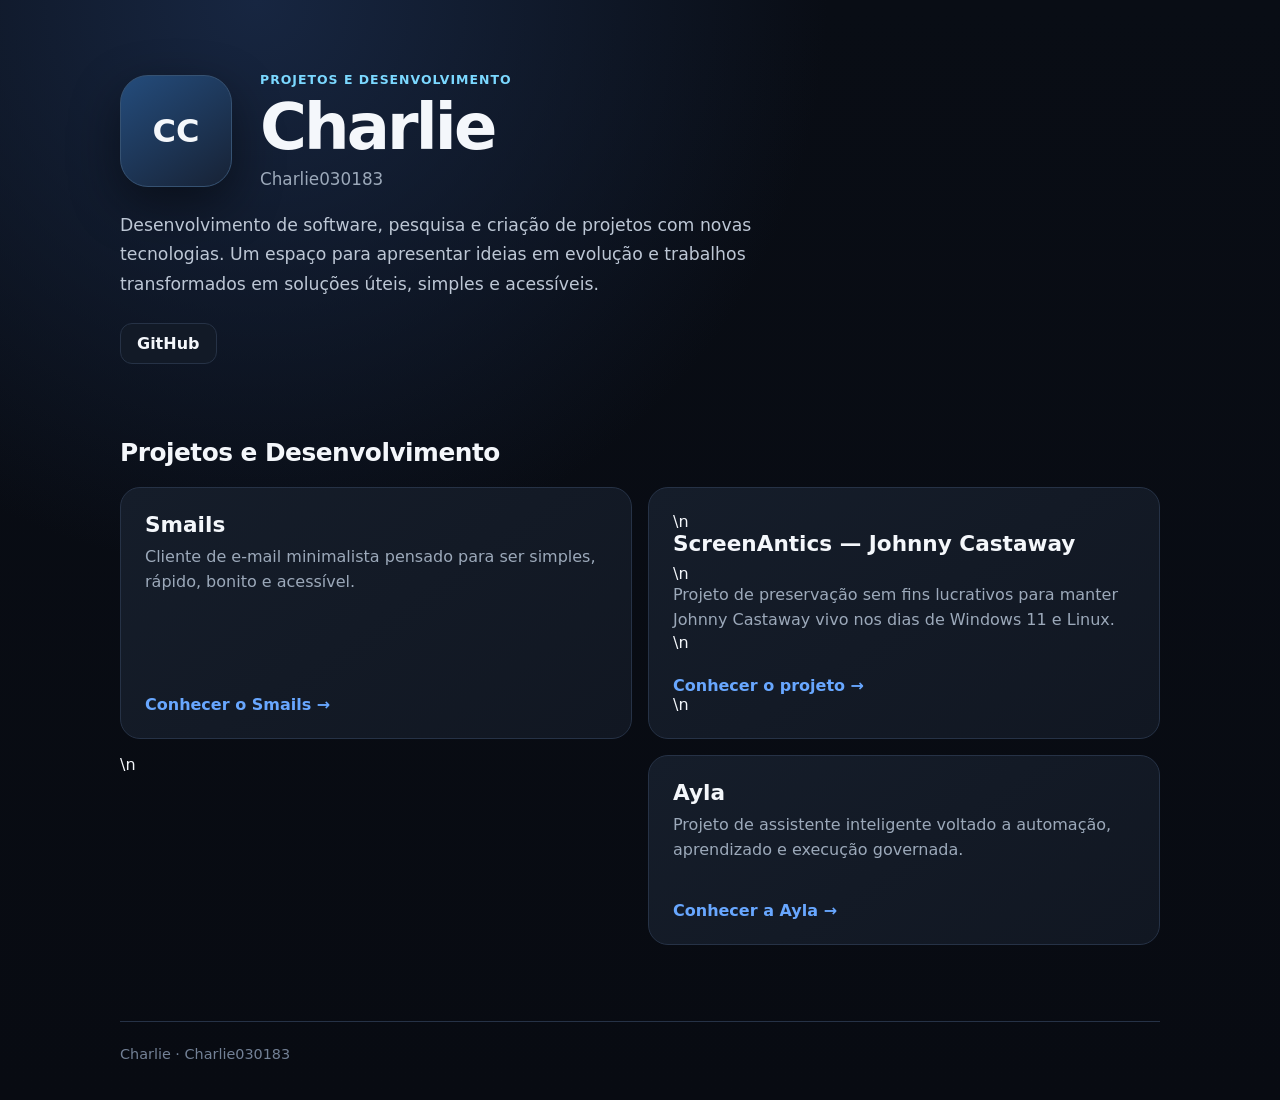
<file: index.html>
<!DOCTYPE html>
<html lang="pt-BR">
<head>
  <meta charset="utf-8">
  <meta name="viewport" content="width=device-width, initial-scale=1">
  <meta name="description" content="Charlie — Projetos e Desenvolvimento. Software, pesquisa e novas tecnologias.">
  <title>Charlie — Projetos e Desenvolvimento</title>
  <style>
    :root{color-scheme:dark;--bg:#080b12;--card:#111722;--card2:#151d2a;--text:#f4f7fb;--muted:#9ca9ba;--line:#263246;--accent:#68a7ff;--accent2:#7bd8ff}
    *{box-sizing:border-box} html{scroll-behavior:smooth}
    body{margin:0;min-height:100vh;font-family:Inter,ui-sans-serif,system-ui,-apple-system,"Segoe UI",sans-serif;background:radial-gradient(circle at 20% 0,#172641 0,transparent 38%),linear-gradient(180deg,#090d15,var(--bg));color:var(--text)}
    a{color:inherit;text-decoration:none}.wrap{width:min(1040px,calc(100% - 32px));margin:auto}
    header{padding:72px 0 46px}.hero{display:grid;grid-template-columns:112px 1fr;gap:28px;align-items:center}
    .avatar{width:112px;height:112px;border-radius:28px;background:linear-gradient(145deg,#244c7c,#172235);border:1px solid #365272;display:grid;place-items:center;font-weight:800;font-size:2rem;box-shadow:0 18px 50px #0007}
    .eyebrow{color:var(--accent2);font-weight:700;letter-spacing:.08em;text-transform:uppercase;font-size:.78rem;margin:0 0 8px}
    h1{font-size:clamp(2.1rem,6vw,4rem);letter-spacing:-.045em;line-height:1;margin:0}.alias{margin:10px 0 0;color:var(--muted);font-size:1.05rem}
    .intro{max-width:720px;margin:22px 0 0;color:#bdc7d5;font-size:1.08rem;line-height:1.7}
    .links{display:flex;gap:10px;flex-wrap:wrap;margin-top:24px}.button{padding:10px 16px;border:1px solid var(--line);border-radius:12px;background:#121a27;font-weight:650}.button:hover{border-color:#4d6d95;background:#172235}
    section{padding:28px 0 76px}h2{font-size:1.55rem;letter-spacing:-.02em;margin:0 0 20px}.grid{display:grid;grid-template-columns:repeat(2,minmax(0,1fr));gap:16px}
    .project{min-height:190px;padding:24px;border:1px solid var(--line);border-radius:20px;background:linear-gradient(145deg,var(--card2),var(--card));transition:.2s transform,.2s border-color;display:flex;flex-direction:column}.project:hover{transform:translateY(-3px);border-color:#46658b}
    .project h3{font-size:1.35rem;margin:0 0 8px}.project p{color:var(--muted);line-height:1.55;margin:0}.go{margin-top:auto;padding-top:24px;color:var(--accent);font-weight:700}
    footer{border-top:1px solid var(--line);padding:24px 0 38px;color:#738196;font-size:.9rem}
    @media(max-width:640px){header{padding-top:46px}.hero{grid-template-columns:1fr}.avatar{width:88px;height:88px;border-radius:22px}.grid{grid-template-columns:1fr}}
  </style>
</head>
<body>
  <div class="wrap">
    <header>
      <div class="hero">
        <div class="avatar" aria-label="Charlie">CC</div>
        <div>
          <p class="eyebrow">Projetos e Desenvolvimento</p>
          <h1>Charlie</h1>
          <p class="alias">Charlie030183</p>
        </div>
      </div>
      <p class="intro">Desenvolvimento de software, pesquisa e criação de projetos com novas tecnologias. Um espaço para apresentar ideias em evolução e trabalhos transformados em soluções úteis, simples e acessíveis.</p>
      <div class="links">
        <a class="button" href="https://github.com/Charlie030183" target="_blank" rel="noopener noreferrer">GitHub</a>
      </div>
    </header>

    <main>
      <section aria-labelledby="projetos">
        <h2 id="projetos">Projetos e Desenvolvimento</h2>
        <div class="grid">
          <a class="project" href="smails/">
            <h3>Smails</h3>
            <p>Cliente de e-mail minimalista pensado para ser simples, rápido, bonito e acessível.</p>
            <span class="go">Conhecer o Smails →</span>
          </a>
          <a class="project" href="screenantics/">\n            <h3>ScreenAntics — Johnny Castaway</h3>\n            <p>Projeto de preservação sem fins lucrativos para manter Johnny Castaway vivo nos dias de Windows 11 e Linux.</p>\n            <span class="go">Conhecer o projeto →</span>\n          </a>\n          <a class="project" href="ayla/">
            <h3>Ayla</h3>
            <p>Projeto de assistente inteligente voltado a automação, aprendizado e execução governada.</p>
            <span class="go">Conhecer a Ayla →</span>
          </a>
        </div>
      </section>
    </main>

    <footer>Charlie · <a href="https://www.linkedin.com/in/83castilhojr" target="_blank" rel="noopener noreferrer">Charlie030183</a></footer>
  </div>
</body>
</html>
</file>
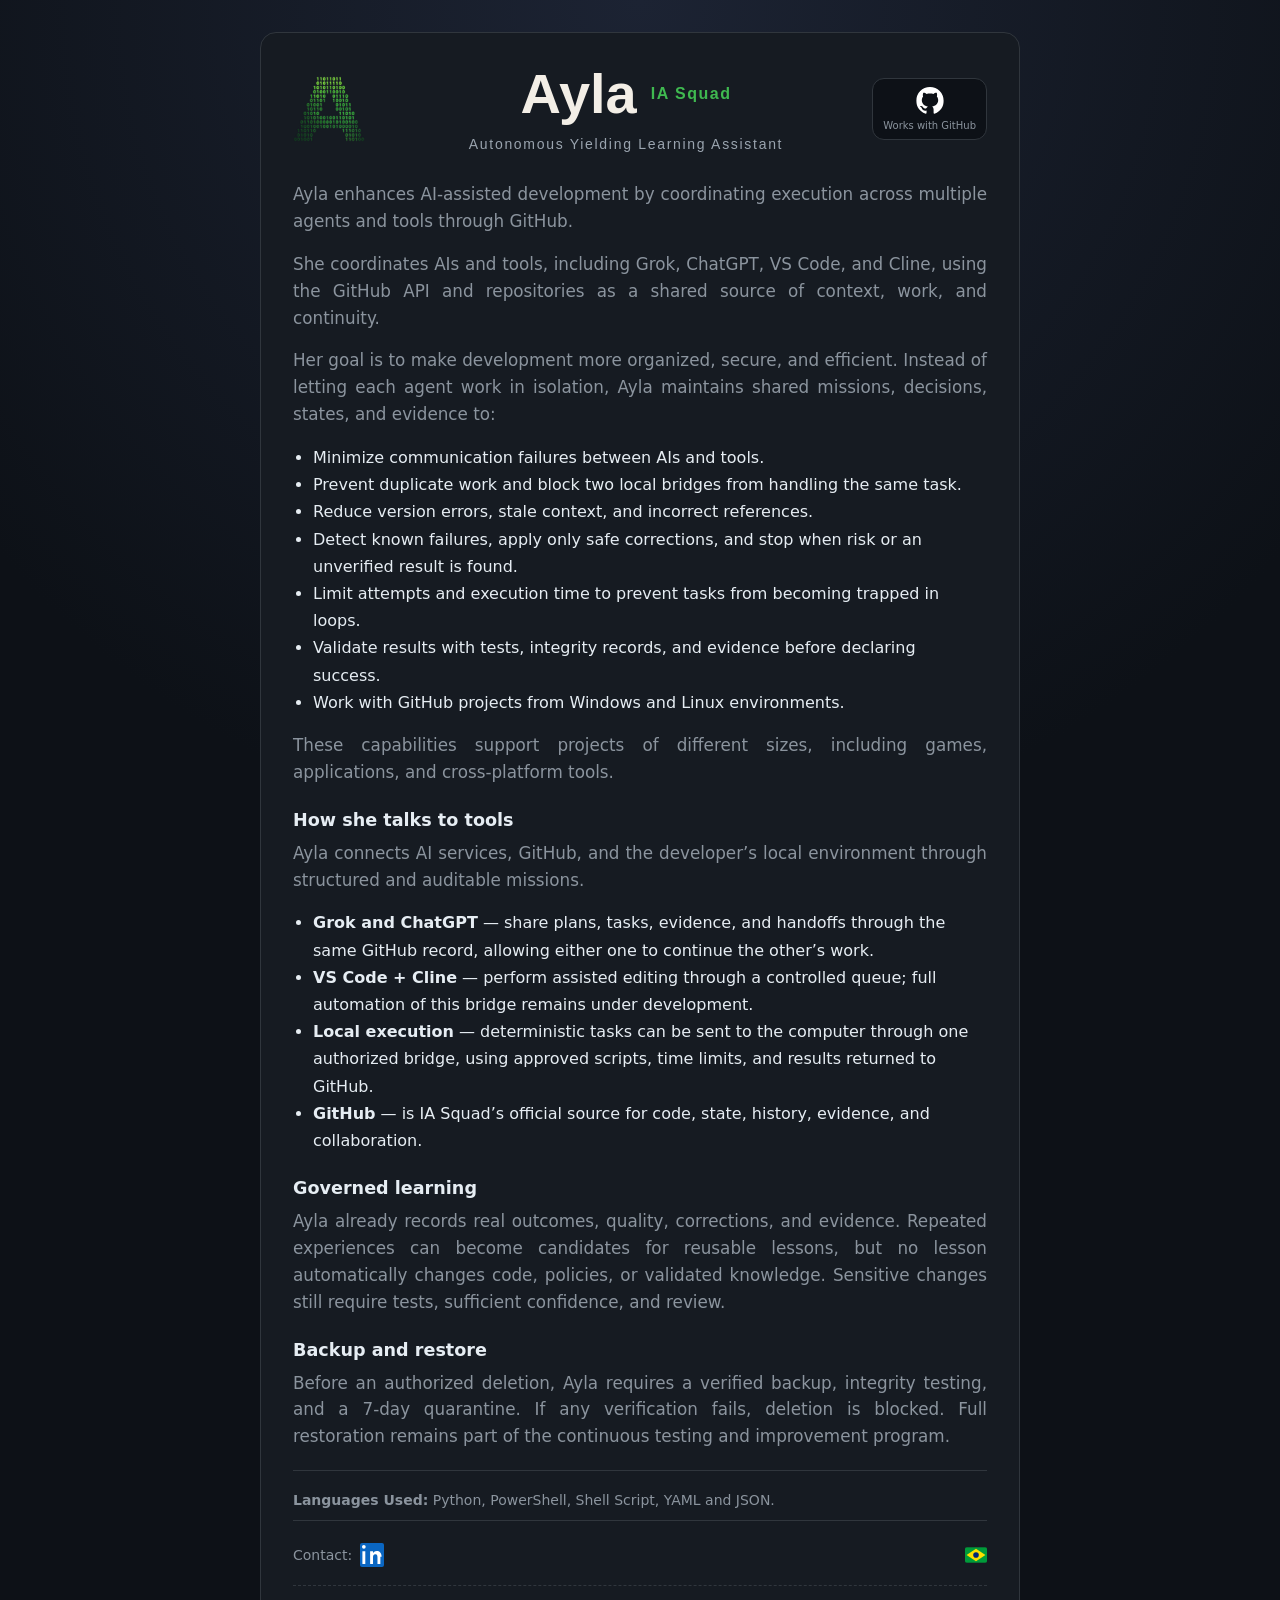
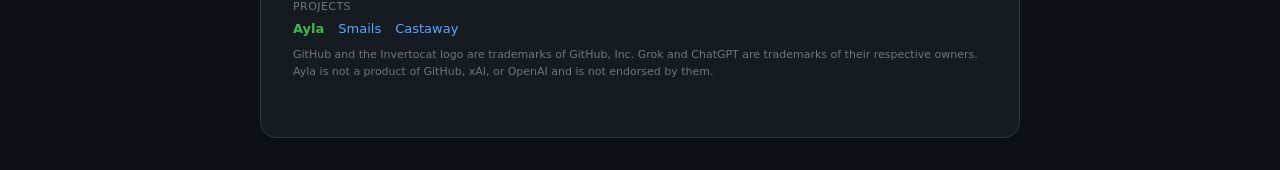
<file: ayla/index.html>
<!DOCTYPE html>
<html lang="en"><head><meta charset="utf-8"><meta name="viewport" content="width=device-width, initial-scale=1"><meta http-equiv="Cache-Control" content="no-cache, no-store, must-revalidate"><title>Ayla — IA Squad</title><meta name="description" content="Ayla (Autonomous Yielding Learning Assistant) coordinates AIs and tools around GitHub repositories."><style>:root{color-scheme:dark;--bg:#0d1117;--card:#161b22;--text:#e6edf3;--muted:#8b949e;--line:#30363d}*{box-sizing:border-box}body{margin:0;min-height:100vh;font-family:ui-sans-serif,system-ui,Segoe UI,Helvetica,Arial,sans-serif;background:radial-gradient(circle at top,#1c2333 0%,var(--bg) 45%);color:var(--text);display:flex;align-items:center;justify-content:center;padding:32px 16px}main{position:relative;width:min(760px,100%);background:var(--card);border:1px solid var(--line);border-radius:16px;padding:28px 32px 40px}.hero{position:relative;min-height:96px;display:flex;align-items:center;justify-content:center;margin-bottom:24px}.lockup{display:block;width:min(420px,72%);height:auto}h2{margin:24px 0 10px;font-size:1.1rem}p{margin:0 0 16px;color:var(--muted);line-height:1.6;font-size:1.05rem;text-align:justify}ul{margin:8px 0 16px;padding-left:20px;color:var(--text);line-height:1.7}a{color:#58a6ff;text-decoration:none}a:hover{text-decoration:underline}.gh-mark{position:absolute;right:0;top:50%;transform:translateY(-50%);display:flex;flex-direction:column;align-items:center;gap:6px;padding:8px 10px;border:1px solid var(--line);border-radius:12px;background:#0d1117;text-decoration:none;color:var(--muted)}.gh-mark img{width:28px;height:27px}.gh-mark span{font-size:10px;white-space:nowrap}.footer-top{display:flex;align-items:center;justify-content:space-between;gap:12px}.contact-block{display:flex;align-items:center;gap:8px;min-height:28px}.contact-linkedin{display:inline-flex;align-items:center;justify-content:center;width:24px;height:24px;line-height:0;text-decoration:none}.contact-linkedin svg{width:24px;height:24px;display:block}.lang-switch{display:flex;width:22px;height:16px;flex-shrink:0}.lang-switch img{width:22px;height:16px;border-radius:2px}footer{margin-top:8px;padding-top:20px;border-top:1px solid var(--line);color:var(--muted);font-size:14px}.tech-used{margin-top:20px;padding-top:18px;border-top:1px solid var(--line);color:var(--muted);font-size:14px}.tech-used p{margin:0;font-size:14px;text-align:left}.legal{margin-top:10px;font-size:11px;color:#6e7681;text-align:left}@media(max-width:720px){body{padding:16px 10px}main{padding:20px 14px 28px}.hero{justify-content:space-between;align-items:center;gap:8px;min-height:0;margin-bottom:18px}.lockup{width:auto;max-width:calc(100% - 124px);flex:1 1 auto}.gh-mark{position:static;transform:none;flex:0 0 auto}}
.hero{position:relative;min-height:96px;display:grid;grid-template-columns:96px minmax(0,1fr) 124px;align-items:center;margin-bottom:24px}
.ayla-logo{display:block;width:72px;height:72px;object-fit:contain;justify-self:start}
.ayla-heading{min-width:0;text-align:center;justify-self:center}
.ayla-title-row{display:flex;align-items:center;justify-content:center;gap:14px;white-space:nowrap}
.ayla-name{color:#f3eee6;font-family:Segoe UI,Helvetica Neue,Arial,sans-serif;font-size:56px;font-weight:700;line-height:1}
.ayla-badge{color:#3fb950;font-family:Segoe UI,Helvetica Neue,Arial,sans-serif;font-size:16px;font-weight:650;letter-spacing:1.5px}
.ayla-subtitle{margin-top:14px;color:#9aa4af;font-family:Segoe UI,Helvetica Neue,Arial,sans-serif;font-size:14px;letter-spacing:1.7px;text-align:center;white-space:nowrap}
.gh-mark{position:static!important;right:auto!important;top:auto!important;transform:none!important;justify-self:end}
@media(max-width:720px){
  .hero{grid-template-columns:60px minmax(0,1fr) 94px;gap:6px;min-height:72px;margin-bottom:18px}
  .ayla-logo{width:52px;height:52px}
  .ayla-title-row{gap:8px}
  .ayla-name{font-size:clamp(30px,9vw,42px)}
  .ayla-badge{font-size:11px;letter-spacing:.8px}
  .ayla-subtitle{margin-top:8px;font-size:9px;letter-spacing:.7px;white-space:normal}
  .gh-mark{padding:6px 7px}
  .gh-mark img{width:24px;height:23px}
  .gh-mark span{font-size:8px}
}
</style><link rel="stylesheet" href="assets/project-bar.css?v=20260923d"></head><body><main><div class="hero"><img class="ayla-logo" src="assets/ayla-logo.png" alt="Ayla"><div class="ayla-heading" aria-label="Ayla IA Squad — Autonomous Yielding Learning Assistant"><div class="ayla-title-row"><span class="ayla-name">Ayla</span><span class="ayla-badge">IA Squad</span></div><div class="ayla-subtitle">Autonomous Yielding Learning Assistant</div></div><a class="gh-mark" href="https://github.com/Charlie030183" aria-label="Works with GitHub"><img src="assets/github-invertocat-white.svg" alt="GitHub"><span>Works with GitHub</span></a></div><p>Ayla enhances AI-assisted development by coordinating execution across multiple agents and tools through GitHub.</p><p>She coordinates AIs and tools, including Grok, ChatGPT, VS Code, and Cline, using the GitHub API and repositories as a shared source of context, work, and continuity.</p><p>Her goal is to make development more organized, secure, and efficient. Instead of letting each agent work in isolation, Ayla maintains shared missions, decisions, states, and evidence to:</p><ul><li>Minimize communication failures between AIs and tools.</li><li>Prevent duplicate work and block two local bridges from handling the same task.</li><li>Reduce version errors, stale context, and incorrect references.</li><li>Detect known failures, apply only safe corrections, and stop when risk or an unverified result is found.</li><li>Limit attempts and execution time to prevent tasks from becoming trapped in loops.</li><li>Validate results with tests, integrity records, and evidence before declaring success.</li><li>Work with GitHub projects from Windows and Linux environments.</li></ul><p>These capabilities support projects of different sizes, including games, applications, and cross-platform tools.</p><h2>How she talks to tools</h2><p>Ayla connects AI services, GitHub, and the developer’s local environment through structured and auditable missions.</p><ul><li><strong>Grok and ChatGPT</strong> — share plans, tasks, evidence, and handoffs through the same GitHub record, allowing either one to continue the other’s work.</li><li><strong>VS Code + Cline</strong> — perform assisted editing through a controlled queue; full automation of this bridge remains under development.</li><li><strong>Local execution</strong> — deterministic tasks can be sent to the computer through one authorized bridge, using approved scripts, time limits, and results returned to GitHub.</li><li><strong>GitHub</strong> — is IA Squad’s official source for code, state, history, evidence, and collaboration.</li></ul><h2>Governed learning</h2><p>Ayla already records real outcomes, quality, corrections, and evidence. Repeated experiences can become candidates for reusable lessons, but no lesson automatically changes code, policies, or validated knowledge. Sensitive changes still require tests, sufficient confidence, and review.</p><h2>Backup and restore</h2><p>Before an authorized deletion, Ayla requires a verified backup, integrity testing, and a 7-day quarantine. If any verification fails, deletion is blocked. Full restoration remains part of the continuous testing and improvement program.</p><div class="tech-used"><p><strong>Languages Used:</strong> Python, PowerShell, Shell Script, YAML and JSON.</p></div><footer><div class="footer-top"><div class="contact-block"><span>Contact:</span><a class="contact-linkedin" href="https://www.linkedin.com/in/83castilhojr" aria-label="LinkedIn profile" title="LinkedIn"><svg viewBox="0 0 24 24" aria-hidden="true"><rect width="24" height="24" rx="2" fill="#0A66C2"/><path fill="#fff" d="M5.3 8.2H2.4V21h2.9V8.2ZM3.85 2A1.85 1.85 0 1 0 3.85 5.7 1.85 1.85 0 0 0 3.85 2ZM21.6 13.7c0-3.86-2.06-5.66-4.81-5.66-2.22 0-3.21 1.22-3.77 2.08V8.2h-2.9V21h2.9v-6.34c0-1.67.32-3.29 2.39-3.29 2.04 0 2.06 1.91 2.06 3.4V21h2.9l.01-7.3Z"/></svg></a></div><a class="lang-switch" href="pt.html?v=0cce2a75" title="Português"><img src="assets/flag-br.svg" alt="Português"></a></div><div class="project-bar" role="navigation"><span class="label">Projects</span><nav><a class="project-ayla" href="../ayla/" aria-current="page">Ayla</a><a class="project-smails" href="../smails/">Smails</a><a class="project-castaway" href="../screenantics/">Castaway</a></nav></div><p class="legal">GitHub and the Invertocat logo are trademarks of GitHub, Inc. Grok and ChatGPT are trademarks of their respective owners. Ayla is not a product of GitHub, xAI, or OpenAI and is not endorsed by them.</p></footer></main></body></html>
</file>
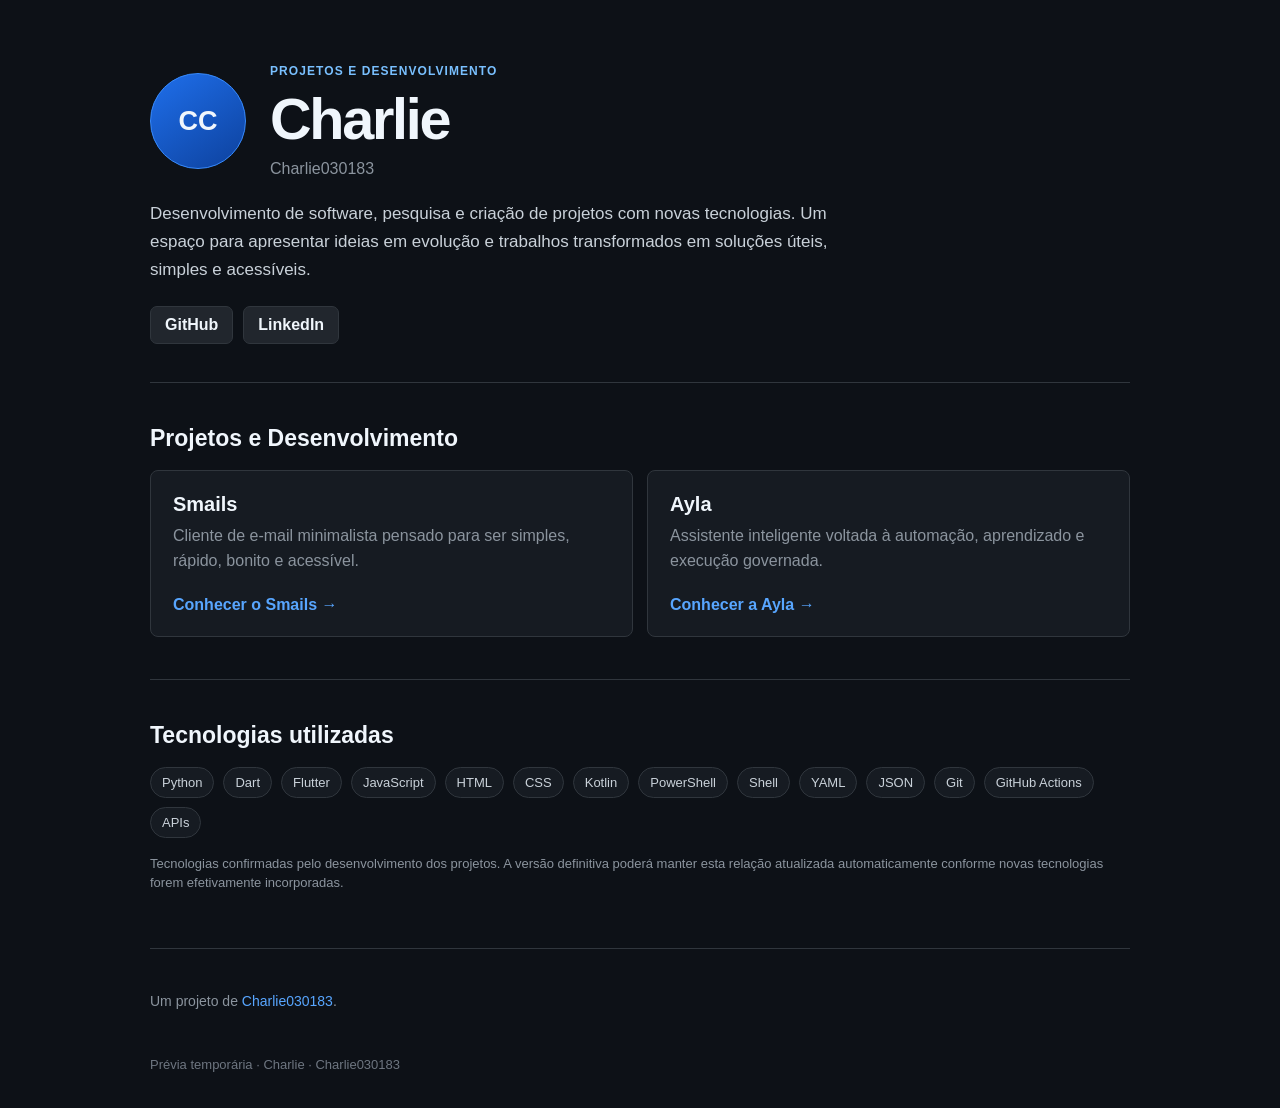
<file: preview/index.html>
<!DOCTYPE html>
<html lang="pt-BR">
<head>
<meta charset="utf-8"><meta name="viewport" content="width=device-width,initial-scale=1">
<title>Prévia — Charlie</title>
<style>
:root{color-scheme:dark;--bg:#0d1117;--card:#161b22;--text:#f0f6fc;--muted:#8b949e;--line:#30363d;--blue:#58a6ff;--cyan:#79c0ff}*{box-sizing:border-box}body{margin:0;font-family:-apple-system,BlinkMacSystemFont,"Segoe UI",sans-serif;background:#0d1117;color:var(--text)}a{color:inherit;text-decoration:none}.wrap{width:min(980px,calc(100% - 32px));margin:auto}header{padding:64px 0 38px;border-bottom:1px solid var(--line)}.hero{display:grid;grid-template-columns:96px 1fr;gap:24px;align-items:center}.avatar{width:96px;height:96px;border-radius:50%;display:grid;place-items:center;background:linear-gradient(145deg,#1f6feb,#0d419d);font-size:27px;font-weight:700;border:1px solid #388bfd}.eyebrow{color:var(--cyan);font-size:12px;font-weight:700;letter-spacing:.09em;text-transform:uppercase;margin:0 0 8px}h1{font-size:clamp(2rem,6vw,3.6rem);letter-spacing:-.04em;margin:0}.alias{color:var(--muted);margin:8px 0 0}.intro{max-width:720px;color:#c9d1d9;line-height:1.65;font-size:17px;margin:22px 0}.buttons{display:flex;gap:10px;flex-wrap:wrap}.btn{border:1px solid var(--line);background:#21262d;padding:9px 14px;border-radius:7px;font-weight:600}.btn:hover{border-color:#8b949e}.section{padding:42px 0;border-bottom:1px solid var(--line)}h2{font-size:23px;margin:0 0 18px}.grid{display:grid;grid-template-columns:repeat(2,1fr);gap:14px}.card{padding:22px;border:1px solid var(--line);border-radius:8px;background:var(--card)}.card h3{margin:0 0 8px;font-size:20px}.card p{color:var(--muted);line-height:1.55;margin:0}.go{display:block;margin-top:22px;color:var(--blue);font-weight:600}.techs{display:flex;flex-wrap:wrap;gap:9px}.tech{padding:7px 11px;border-radius:999px;border:1px solid #30363d;background:#161b22;color:#c9d1d9;font-size:13px}.note{margin-top:16px;color:var(--muted);font-size:13px;line-height:1.5}.signature{padding:30px 0 12px;color:var(--muted);font-size:14px}.signature a{color:var(--blue)}footer{padding:22px 0 36px;color:#6e7681;font-size:13px}@media(max-width:620px){header{padding-top:42px}.hero{grid-template-columns:1fr}.grid{grid-template-columns:1fr}}
</style>
</head><body><div class="wrap">
<header><div class="hero"><div class="avatar">CC</div><div><p class="eyebrow">Projetos e Desenvolvimento</p><h1>Charlie</h1><p class="alias">Charlie030183</p></div></div><p class="intro">Desenvolvimento de software, pesquisa e criação de projetos com novas tecnologias. Um espaço para apresentar ideias em evolução e trabalhos transformados em soluções úteis, simples e acessíveis.</p><div class="buttons"><a class="btn" href="https://github.com/Charlie030183">GitHub</a><a class="btn" href="https://www.linkedin.com/in/83castilhojr" target="_blank" rel="noopener noreferrer">LinkedIn</a></div></header>
<main><section class="section"><h2>Projetos e Desenvolvimento</h2><div class="grid"><a class="card" href="../smails/"><h3>Smails</h3><p>Cliente de e-mail minimalista pensado para ser simples, rápido, bonito e acessível.</p><span class="go">Conhecer o Smails →</span></a><a class="card" href="../ayla/"><h3>Ayla</h3><p>Assistente inteligente voltada à automação, aprendizado e execução governada.</p><span class="go">Conhecer a Ayla →</span></a></div></section>
<section class="section"><h2>Tecnologias utilizadas</h2><div class="techs"><span class="tech">Python</span><span class="tech">Dart</span><span class="tech">Flutter</span><span class="tech">JavaScript</span><span class="tech">HTML</span><span class="tech">CSS</span><span class="tech">Kotlin</span><span class="tech">PowerShell</span><span class="tech">Shell</span><span class="tech">YAML</span><span class="tech">JSON</span><span class="tech">Git</span><span class="tech">GitHub Actions</span><span class="tech">APIs</span></div><p class="note">Tecnologias confirmadas pelo desenvolvimento dos projetos. A versão definitiva poderá manter esta relação atualizada automaticamente conforme novas tecnologias forem efetivamente incorporadas.</p></section>
<p class="signature">Um projeto de <a href="https://www.linkedin.com/in/83castilhojr" target="_blank" rel="noopener noreferrer">Charlie030183</a>.</p></main><footer>Prévia temporária · Charlie · <a href="https://www.linkedin.com/in/83castilhojr" target="_blank" rel="noopener noreferrer">Charlie030183</a></footer></div></body></html>
</file>
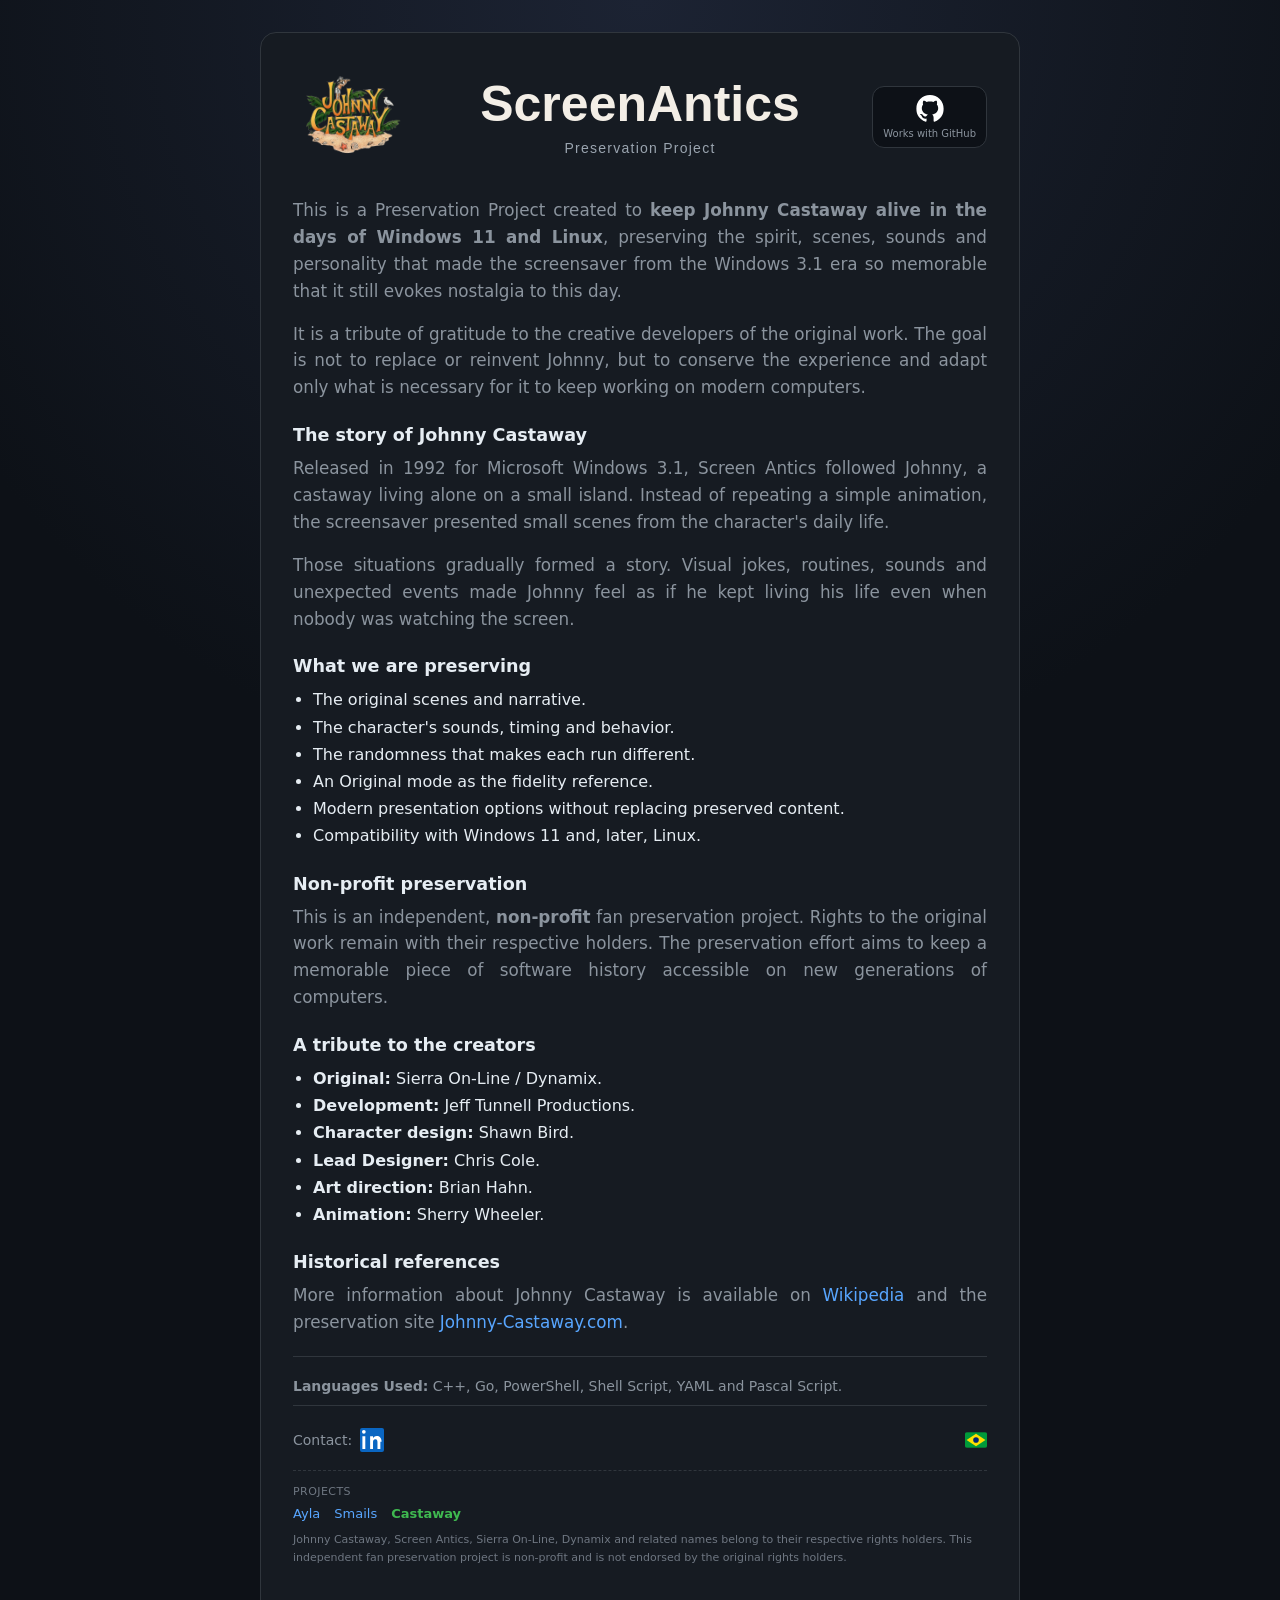
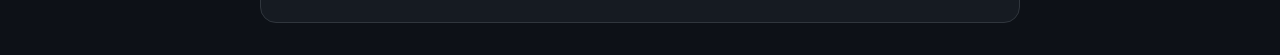
<file: screenantics/index.html>
<!DOCTYPE html><html lang="en"><head><meta charset="utf-8"><meta name="viewport" content="width=device-width,initial-scale=1"><meta http-equiv="Cache-Control" content="no-cache, no-store, must-revalidate"><title>ScreenAntics — Johnny Castaway</title><meta name="description" content="A non-profit preservation project dedicated to keeping Johnny Castaway alive in the days of Windows 11 and Linux."><style>:root{color-scheme:dark;--bg:#0d1117;--card:#161b22;--text:#e6edf3;--muted:#8b949e;--line:#30363d}*{box-sizing:border-box}body{margin:0;min-height:100vh;font-family:ui-sans-serif,system-ui,Segoe UI,Helvetica,Arial,sans-serif;background:radial-gradient(circle at top,#1c2333 0%,var(--bg) 45%);color:var(--text);display:flex;align-items:center;justify-content:center;padding:32px 16px}main{position:relative;width:min(760px,100%);background:var(--card);border:1px solid var(--line);border-radius:16px;padding:28px 32px 40px}.hero{position:relative;min-height:112px;display:grid;grid-template-columns:124px minmax(0,1fr) 124px;align-items:center;margin-bottom:24px}.project-logo{display:block;width:116px;height:112px;object-fit:contain;justify-self:start}.project-heading{min-width:0;text-align:center;justify-self:center}.project-heading .project-name{margin:0;color:#f3eee6;font-family:Segoe UI,Arial,sans-serif;font-size:54px;font-weight:700;line-height:1}.project-heading .project-subtitle{margin:12px 0 0;color:#9aa4af;font-family:Segoe UI,Arial,sans-serif;font-size:14px;line-height:1;letter-spacing:1.25px;text-align:center}h2{margin:24px 0 10px;font-size:1.1rem}p{margin:0 0 16px;color:var(--muted);line-height:1.6;font-size:1.05rem;text-align:justify}ul{margin:8px 0 16px;padding-left:20px;color:var(--text);line-height:1.7}a{color:#58a6ff;text-decoration:none}a:hover{text-decoration:underline}.gh-mark{position:static;transform:none;justify-self:end;display:flex;flex-direction:column;align-items:center;gap:6px;padding:8px 10px;border:1px solid var(--line);border-radius:12px;background:#0d1117;color:var(--muted)}.gh-mark img{width:28px;height:27px}.gh-mark span{font-size:10px;white-space:nowrap}.footer-top{display:flex;align-items:center;justify-content:space-between;gap:12px}.contact-block{display:flex;align-items:center;gap:8px;min-height:28px}.contact-linkedin{display:inline-flex;align-items:center;justify-content:center;width:24px;height:24px;line-height:0}.contact-linkedin svg{width:24px;height:24px;display:block}.lang-switch{display:flex;width:22px;height:16px;flex-shrink:0}.lang-switch img{width:22px;height:16px;border-radius:2px}footer{margin-top:8px;padding-top:20px;border-top:1px solid var(--line);color:var(--muted);font-size:14px}.tech-used{margin-top:20px;padding-top:18px;border-top:1px solid var(--line);color:var(--muted);font-size:14px}.tech-used p{margin:0;font-size:14px;text-align:left}.legal{margin-top:10px;font-size:11px;color:#6e7681;text-align:left}@media(max-width:720px){body{padding:16px 10px}main{padding:20px 14px 28px}.hero{grid-template-columns:76px minmax(0,1fr) 94px;gap:6px;min-height:80px;margin-bottom:18px}.project-logo{width:72px;height:72px}.project-heading .project-name{font-size:clamp(25px,8vw,38px)}.project-heading .project-subtitle{margin-top:8px;font-size:10px;letter-spacing:.8px}.gh-mark{padding:6px 7px}.gh-mark img{width:24px;height:23px}.gh-mark span{font-size:8px}}</style><link rel="stylesheet" href="../assets/project-bar.css?v=20260923d"></head><body><main><div class="hero"><img class="project-logo" src="assets/logo.png" alt="Johnny Castaway"><div class="project-heading" aria-label="ScreenAntics — Preservation Project"><div class="project-name" style="font-size:50px">ScreenAntics</div><div class="project-subtitle">Preservation Project</div></div><a class="gh-mark" href="https://github.com/Charlie030183" aria-label="Works with GitHub"><img src="../assets/github-invertocat-white.svg" alt="GitHub"><span>Works with GitHub</span></a></div><p>This is a Preservation Project created to <strong>keep Johnny Castaway alive in the days of Windows 11 and Linux</strong>, preserving the spirit, scenes, sounds and personality that made the screensaver from the Windows 3.1 era so memorable that it still evokes nostalgia to this day.</p>
<p>It is a tribute of gratitude to the creative developers of the original work. The goal is not to replace or reinvent Johnny, but to conserve the experience and adapt only what is necessary for it to keep working on modern computers.</p>

<h2>The story of Johnny Castaway</h2>
<p>Released in 1992 for Microsoft Windows 3.1, Screen Antics followed Johnny, a castaway living alone on a small island. Instead of repeating a simple animation, the screensaver presented small scenes from the character's daily life.</p>
<p>Those situations gradually formed a story. Visual jokes, routines, sounds and unexpected events made Johnny feel as if he kept living his life even when nobody was watching the screen.</p>

<h2>What we are preserving</h2>
<ul>
<li>The original scenes and narrative.</li>
<li>The character's sounds, timing and behavior.</li>
<li>The randomness that makes each run different.</li>
<li>An Original mode as the fidelity reference.</li>
<li>Modern presentation options without replacing preserved content.</li>
<li>Compatibility with Windows 11 and, later, Linux.</li>
</ul>

<h2>Non-profit preservation</h2>
<p>This is an independent, <strong>non-profit</strong> fan preservation project. Rights to the original work remain with their respective holders. The preservation effort aims to keep a memorable piece of software history accessible on new generations of computers.</p>

<h2>A tribute to the creators</h2>
<ul>
<li><strong>Original:</strong> Sierra On-Line / Dynamix.</li>
<li><strong>Development:</strong> Jeff Tunnell Productions.</li>
<li><strong>Character design:</strong> Shawn Bird.</li>
<li><strong>Lead Designer:</strong> Chris Cole.</li>
<li><strong>Art direction:</strong> Brian Hahn.</li>
<li><strong>Animation:</strong> Sherry Wheeler.</li>
</ul>

<h2>Historical references</h2>
<p>More information about Johnny Castaway is available on <a href="https://en.wikipedia.org/wiki/Johnny_Castaway" target="_blank" rel="noopener noreferrer">Wikipedia</a> and the preservation site <a href="https://johnny-castaway.com/" target="_blank" rel="noopener noreferrer">Johnny-Castaway.com</a>.</p>

<div class="tech-used"><p><strong>Languages Used:</strong> C++, Go, PowerShell, Shell Script, YAML and Pascal Script.</p></div>
<footer><div class="footer-top"><div class="contact-block"><span>Contact:</span><a class="contact-linkedin" href="https://www.linkedin.com/in/83castilhojr" aria-label="LinkedIn profile" title="LinkedIn"><svg viewBox="0 0 24 24" aria-hidden="true"><rect width="24" height="24" rx="2" fill="#0A66C2"/><path fill="#fff" d="M5.3 8.2H2.4V21h2.9V8.2ZM3.85 2A1.85 1.85 0 1 0 3.85 5.7 1.85 1.85 0 0 0 3.85 2ZM21.6 13.7c0-3.86-2.06-5.66-4.81-5.66-2.22 0-3.21 1.22-3.77 2.08V8.2h-2.9V21h2.9v-6.34c0-1.67.32-3.29 2.39-3.29 2.04 0 2.06 1.91 2.06 3.4V21h2.9l.01-7.3Z"/></svg></a></div><a class="lang-switch" href="pt.html" title="Português"><img src="../assets/flag-br.svg" alt="Português"></a></div><div class="project-bar" role="navigation"><span class="label">Projects</span><nav><a class="project-ayla" href="../ayla/">Ayla</a><a class="project-smails" href="../smails/">Smails</a><a class="project-castaway" href="../screenantics/" aria-current="page">Castaway</a></nav></div><p class="legal">Johnny Castaway, Screen Antics, Sierra On-Line, Dynamix and related names belong to their respective rights holders. This independent fan preservation project is non-profit and is not endorsed by the original rights holders.</p></footer></main></body></html>
</file>
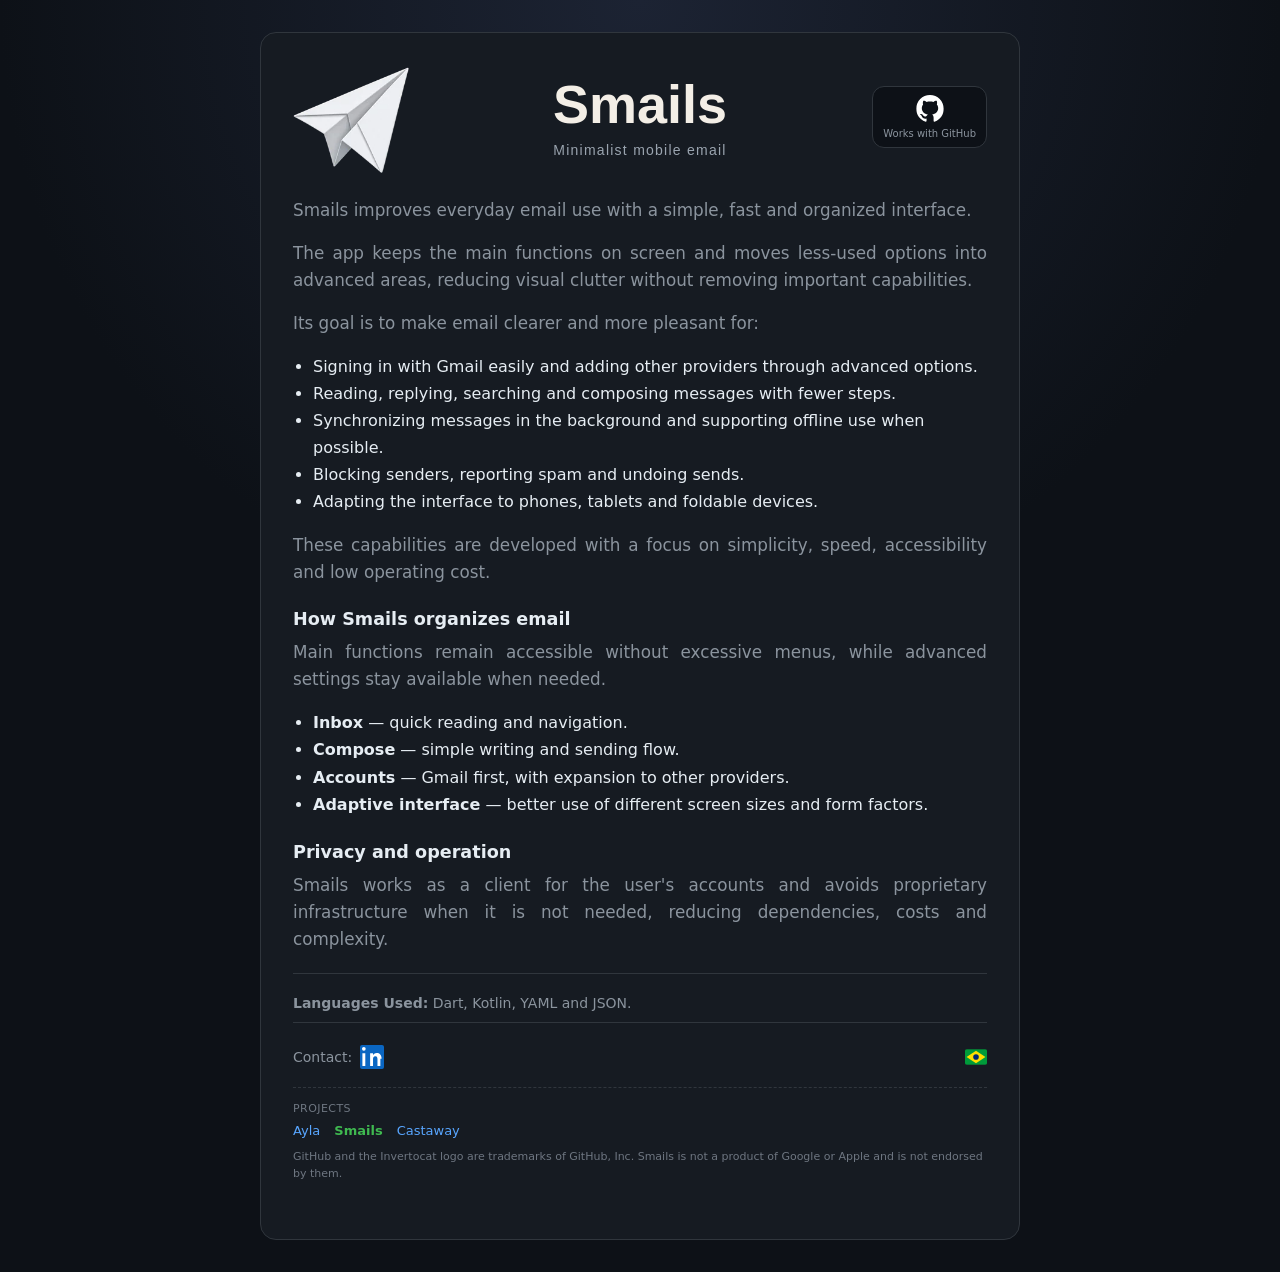
<file: smails/index.html>
<!DOCTYPE html><html lang="en"><head><meta charset="utf-8"><meta name="viewport" content="width=device-width,initial-scale=1"><meta http-equiv="Cache-Control" content="no-cache, no-store, must-revalidate"><title>Smails — Minimalist email</title><meta name="description" content="Smails is a minimalist, fast and simple mobile email client."><style>:root{color-scheme:dark;--bg:#0d1117;--card:#161b22;--text:#e6edf3;--muted:#8b949e;--line:#30363d}*{box-sizing:border-box}body{margin:0;min-height:100vh;font-family:ui-sans-serif,system-ui,Segoe UI,Helvetica,Arial,sans-serif;background:radial-gradient(circle at top,#1c2333 0%,var(--bg) 45%);color:var(--text);display:flex;align-items:center;justify-content:center;padding:32px 16px}main{position:relative;width:min(760px,100%);background:var(--card);border:1px solid var(--line);border-radius:16px;padding:28px 32px 40px}.hero{position:relative;min-height:112px;display:grid;grid-template-columns:124px minmax(0,1fr) 124px;align-items:center;margin-bottom:24px}.project-logo{display:block;width:116px;height:112px;object-fit:contain;justify-self:start}.project-heading{min-width:0;text-align:center;justify-self:center}.project-heading .project-name{margin:0;color:#f3eee6;font-family:Segoe UI,Arial,sans-serif;font-size:54px;font-weight:700;line-height:1}.project-heading .project-subtitle{margin:12px 0 0;color:#9aa4af;font-family:Segoe UI,Arial,sans-serif;font-size:14px;line-height:1;letter-spacing:1.25px;text-align:center}h2{margin:24px 0 10px;font-size:1.1rem}p{margin:0 0 16px;color:var(--muted);line-height:1.6;font-size:1.05rem;text-align:justify}ul{margin:8px 0 16px;padding-left:20px;color:var(--text);line-height:1.7}a{color:#58a6ff;text-decoration:none}a:hover{text-decoration:underline}.gh-mark{position:static;transform:none;justify-self:end;display:flex;flex-direction:column;align-items:center;gap:6px;padding:8px 10px;border:1px solid var(--line);border-radius:12px;background:#0d1117;color:var(--muted)}.gh-mark img{width:28px;height:27px}.gh-mark span{font-size:10px;white-space:nowrap}.footer-top{display:flex;align-items:center;justify-content:space-between;gap:12px}.contact-block{display:flex;align-items:center;gap:8px;min-height:28px}.contact-linkedin{display:inline-flex;align-items:center;justify-content:center;width:24px;height:24px;line-height:0}.contact-linkedin svg{width:24px;height:24px;display:block}.lang-switch{display:flex;width:22px;height:16px;flex-shrink:0}.lang-switch img{width:22px;height:16px;border-radius:2px}footer{margin-top:8px;padding-top:20px;border-top:1px solid var(--line);color:var(--muted);font-size:14px}.tech-used{margin-top:20px;padding-top:18px;border-top:1px solid var(--line);color:var(--muted);font-size:14px}.tech-used p{margin:0;font-size:14px;text-align:left}.legal{margin-top:10px;font-size:11px;color:#6e7681;text-align:left}@media(max-width:720px){body{padding:16px 10px}main{padding:20px 14px 28px}.hero{grid-template-columns:76px minmax(0,1fr) 94px;gap:6px;min-height:80px;margin-bottom:18px}.project-logo{width:72px;height:72px}.project-heading .project-name{font-size:clamp(25px,8vw,38px)}.project-heading .project-subtitle{margin-top:8px;font-size:10px;letter-spacing:.8px}.gh-mark{padding:6px 7px}.gh-mark img{width:24px;height:23px}.gh-mark span{font-size:8px}}</style><link rel="stylesheet" href="../assets/project-bar.css?v=20260923d"></head><body><main><div class="hero"><img class="project-logo" src="logo.webp" alt="Smails"><div class="project-heading" aria-label="Smails — Minimalist mobile email"><div class="project-name">Smails</div><div class="project-subtitle">Minimalist mobile email</div></div><a class="gh-mark" href="https://github.com/Charlie030183" aria-label="Works with GitHub"><img src="../assets/github-invertocat-white.svg" alt="GitHub"><span>Works with GitHub</span></a></div><p>Smails improves everyday email use with a simple, fast and organized interface.</p><p>The app keeps the main functions on screen and moves less-used options into advanced areas, reducing visual clutter without removing important capabilities.</p><p>Its goal is to make email clearer and more pleasant for:</p><ul><li>Signing in with Gmail easily and adding other providers through advanced options.</li><li>Reading, replying, searching and composing messages with fewer steps.</li><li>Synchronizing messages in the background and supporting offline use when possible.</li><li>Blocking senders, reporting spam and undoing sends.</li><li>Adapting the interface to phones, tablets and foldable devices.</li></ul><p>These capabilities are developed with a focus on simplicity, speed, accessibility and low operating cost.</p><h2>How Smails organizes email</h2><p>Main functions remain accessible without excessive menus, while advanced settings stay available when needed.</p><ul><li><strong>Inbox</strong> — quick reading and navigation.</li><li><strong>Compose</strong> — simple writing and sending flow.</li><li><strong>Accounts</strong> — Gmail first, with expansion to other providers.</li><li><strong>Adaptive interface</strong> — better use of different screen sizes and form factors.</li></ul><h2>Privacy and operation</h2><p>Smails works as a client for the user's accounts and avoids proprietary infrastructure when it is not needed, reducing dependencies, costs and complexity.</p><div class="tech-used"><p><strong>Languages Used:</strong> Dart, Kotlin, YAML and JSON.</p></div><footer><div class="footer-top"><div class="contact-block"><span>Contact:</span><a class="contact-linkedin" href="https://www.linkedin.com/in/83castilhojr" aria-label="LinkedIn profile" title="LinkedIn"><svg viewBox="0 0 24 24" aria-hidden="true"><rect width="24" height="24" rx="2" fill="#0A66C2"/><path fill="#fff" d="M5.3 8.2H2.4V21h2.9V8.2ZM3.85 2A1.85 1.85 0 1 0 3.85 5.7 1.85 1.85 0 0 0 3.85 2ZM21.6 13.7c0-3.86-2.06-5.66-4.81-5.66-2.22 0-3.21 1.22-3.77 2.08V8.2h-2.9V21h2.9v-6.34c0-1.67.32-3.29 2.39-3.29 2.04 0 2.06 1.91 2.06 3.4V21h2.9l.01-7.3Z"/></svg></a></div><a class="lang-switch" href="pt.html?v=48b79cd6" title="Português"><img src="../assets/flag-br.svg" alt="Português"></a></div><div class="project-bar" role="navigation"><span class="label">Projects</span><nav><a class="project-ayla" href="../ayla/">Ayla</a><a class="project-smails" href="../smails/" aria-current="page">Smails</a><a class="project-castaway" href="../screenantics/">Castaway</a></nav></div><p class="legal">GitHub and the Invertocat logo are trademarks of GitHub, Inc. Smails is not a product of Google or Apple and is not endorsed by them.</p></footer></main></body></html>
</file>
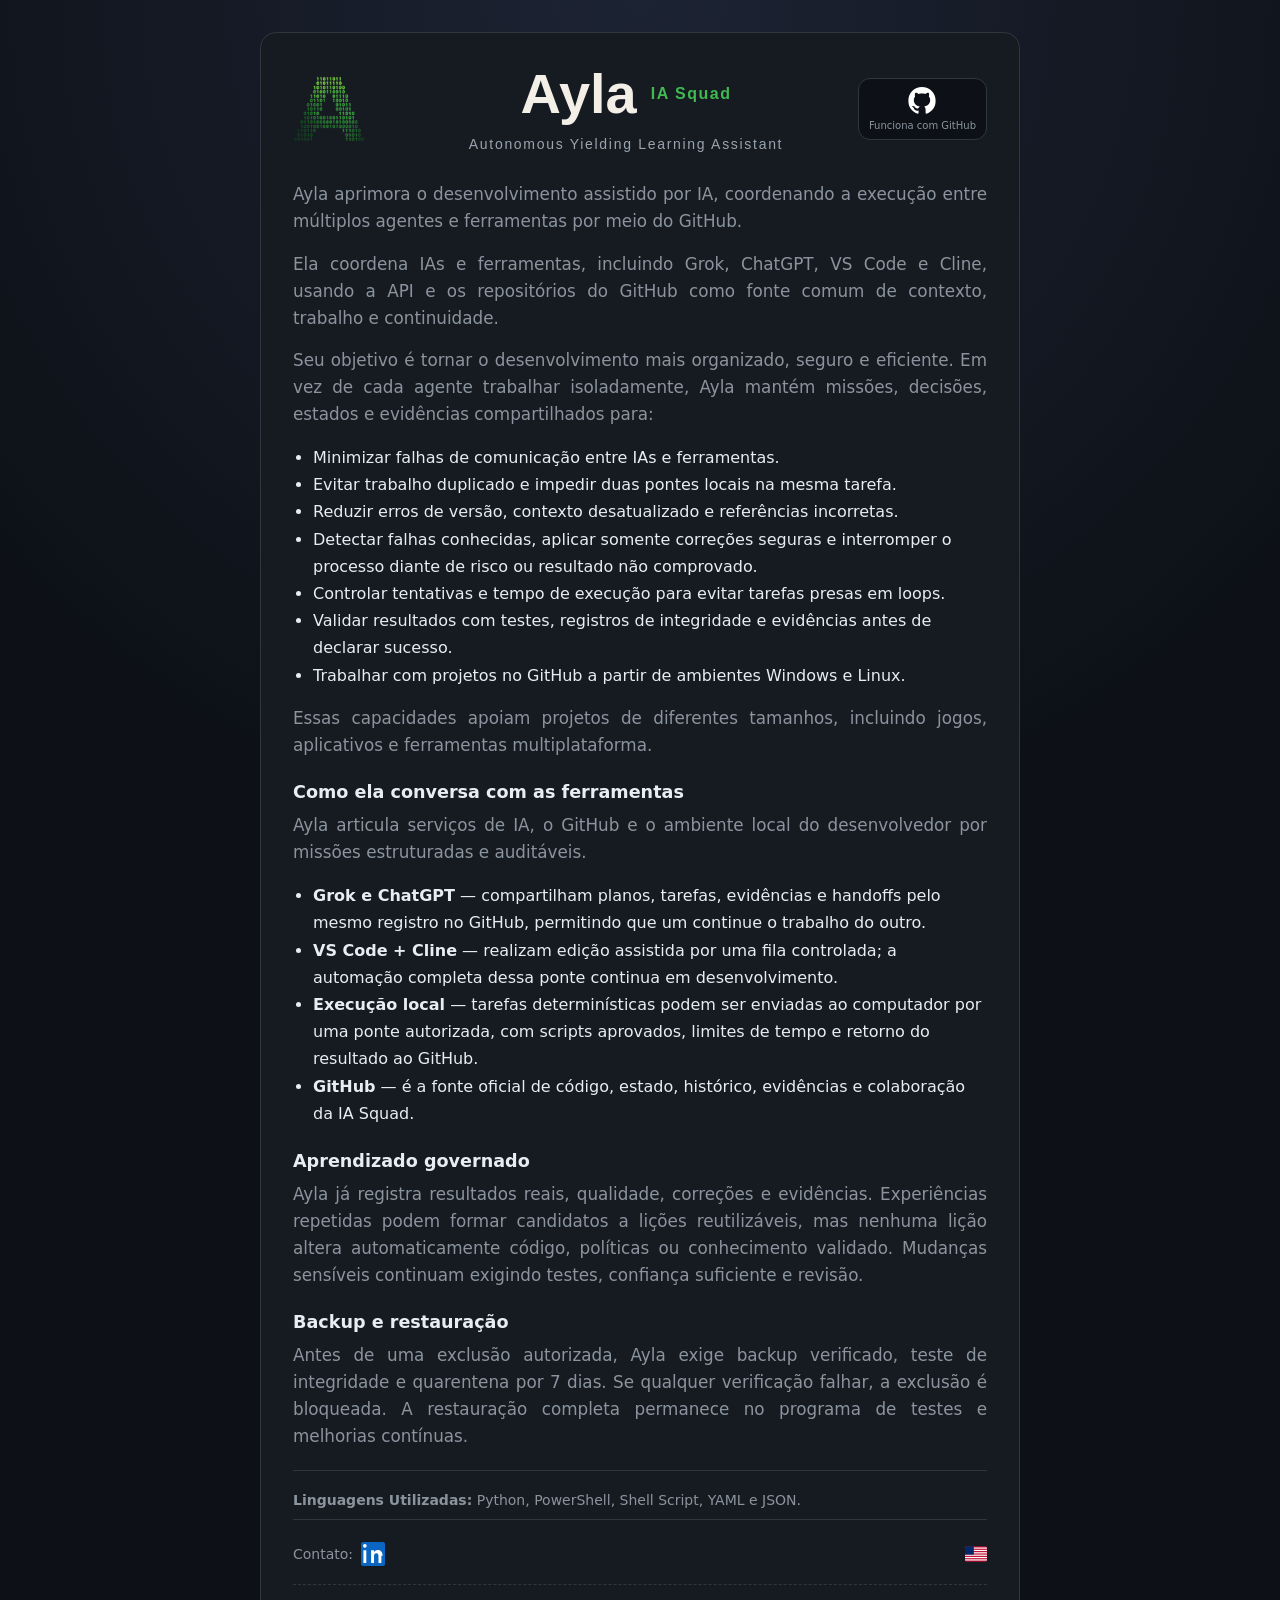
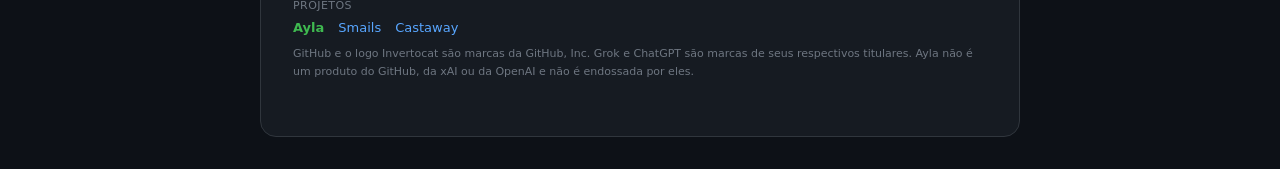
<file: ayla/pt.html>
<!DOCTYPE html><html lang="pt-BR"><head><meta charset="utf-8"><meta name="viewport" content="width=device-width,initial-scale=1"><meta http-equiv="Cache-Control" content="no-cache, no-store, must-revalidate"><title>Ayla — IA Squad</title><meta name="description" content="Ayla coordena IAs e ferramentas em torno dos repositórios do GitHub."><style>:root{color-scheme:dark;--bg:#0d1117;--card:#161b22;--text:#e6edf3;--muted:#8b949e;--line:#30363d}*{box-sizing:border-box}body{margin:0;min-height:100vh;font-family:ui-sans-serif,system-ui,Segoe UI,Helvetica,Arial,sans-serif;background:radial-gradient(circle at top,#1c2333 0%,var(--bg) 45%);color:var(--text);display:flex;align-items:center;justify-content:center;padding:32px 16px}main{position:relative;width:min(760px,100%);background:var(--card);border:1px solid var(--line);border-radius:16px;padding:28px 32px 40px}.hero{position:relative;min-height:96px;display:flex;align-items:center;justify-content:center;margin-bottom:24px}.lockup{display:block;width:min(420px,72%);height:auto}h2{margin:24px 0 10px;font-size:1.1rem}p{margin:0 0 16px;color:var(--muted);line-height:1.6;font-size:1.05rem;text-align:justify}ul{margin:8px 0 16px;padding-left:20px;color:var(--text);line-height:1.7}a{color:#58a6ff;text-decoration:none}a:hover{text-decoration:underline}.gh-mark{position:absolute;right:0;top:50%;transform:translateY(-50%);display:flex;flex-direction:column;align-items:center;gap:6px;padding:8px 10px;border:1px solid var(--line);border-radius:12px;background:#0d1117;color:var(--muted)}.gh-mark img{width:28px;height:27px}.gh-mark span{font-size:10px;white-space:nowrap}.footer-top{display:flex;align-items:center;justify-content:space-between;gap:12px}.contact-block{display:flex;align-items:center;gap:8px;min-height:28px}.contact-linkedin{display:inline-flex;align-items:center;justify-content:center;width:24px;height:24px;line-height:0}.contact-linkedin svg{width:24px;height:24px;display:block}.lang-switch{display:flex;width:22px;height:16px;flex-shrink:0}.lang-switch img{width:22px;height:16px;border-radius:2px}footer{margin-top:8px;padding-top:20px;border-top:1px solid var(--line);color:var(--muted);font-size:14px}.tech-used{margin-top:20px;padding-top:18px;border-top:1px solid var(--line);color:var(--muted);font-size:14px}.tech-used p{margin:0;font-size:14px;text-align:left}.legal{margin-top:10px;font-size:11px;color:#6e7681;text-align:left}@media(max-width:720px){body{padding:16px 10px}main{padding:20px 14px 28px}.hero{justify-content:space-between;gap:8px;min-height:0;margin-bottom:18px}.lockup{width:auto;max-width:calc(100% - 124px);flex:1 1 auto}.gh-mark{position:static;transform:none;flex:0 0 auto}}
.hero{position:relative;min-height:96px;display:grid;grid-template-columns:96px minmax(0,1fr) 124px;align-items:center;margin-bottom:24px}
.ayla-logo{display:block;width:72px;height:72px;object-fit:contain;justify-self:start}
.ayla-heading{min-width:0;text-align:center;justify-self:center}
.ayla-title-row{display:flex;align-items:center;justify-content:center;gap:14px;white-space:nowrap}
.ayla-name{color:#f3eee6;font-family:Segoe UI,Helvetica Neue,Arial,sans-serif;font-size:56px;font-weight:700;line-height:1}
.ayla-badge{color:#3fb950;font-family:Segoe UI,Helvetica Neue,Arial,sans-serif;font-size:16px;font-weight:650;letter-spacing:1.5px}
.ayla-subtitle{margin-top:14px;color:#9aa4af;font-family:Segoe UI,Helvetica Neue,Arial,sans-serif;font-size:14px;letter-spacing:1.7px;text-align:center;white-space:nowrap}
.gh-mark{position:static!important;right:auto!important;top:auto!important;transform:none!important;justify-self:end}
@media(max-width:720px){
  .hero{grid-template-columns:60px minmax(0,1fr) 94px;gap:6px;min-height:72px;margin-bottom:18px}
  .ayla-logo{width:52px;height:52px}
  .ayla-title-row{gap:8px}
  .ayla-name{font-size:clamp(30px,9vw,42px)}
  .ayla-badge{font-size:11px;letter-spacing:.8px}
  .ayla-subtitle{margin-top:8px;font-size:9px;letter-spacing:.7px;white-space:normal}
  .gh-mark{padding:6px 7px}
  .gh-mark img{width:24px;height:23px}
  .gh-mark span{font-size:8px}
}
</style><link rel="stylesheet" href="assets/project-bar.css?v=20260923d"></head><body><main><div class="hero"><img class="ayla-logo" src="assets/ayla-logo.png" alt="Ayla"><div class="ayla-heading" aria-label="Ayla IA Squad — Autonomous Yielding Learning Assistant"><div class="ayla-title-row"><span class="ayla-name">Ayla</span><span class="ayla-badge">IA Squad</span></div><div class="ayla-subtitle">Autonomous Yielding Learning Assistant</div></div><a class="gh-mark" href="https://github.com/Charlie030183" aria-label="Funciona com GitHub"><img src="assets/github-invertocat-white.svg" alt="GitHub"><span>Funciona com GitHub</span></a></div><p>Ayla aprimora o desenvolvimento assistido por IA, coordenando a execução entre múltiplos agentes e ferramentas por meio do GitHub.</p><p>Ela coordena IAs e ferramentas, incluindo Grok, ChatGPT, VS Code e Cline, usando a API e os repositórios do GitHub como fonte comum de contexto, trabalho e continuidade.</p><p>Seu objetivo é tornar o desenvolvimento mais organizado, seguro e eficiente. Em vez de cada agente trabalhar isoladamente, Ayla mantém missões, decisões, estados e evidências compartilhados para:</p><ul><li>Minimizar falhas de comunicação entre IAs e ferramentas.</li><li>Evitar trabalho duplicado e impedir duas pontes locais na mesma tarefa.</li><li>Reduzir erros de versão, contexto desatualizado e referências incorretas.</li><li>Detectar falhas conhecidas, aplicar somente correções seguras e interromper o processo diante de risco ou resultado não comprovado.</li><li>Controlar tentativas e tempo de execução para evitar tarefas presas em loops.</li><li>Validar resultados com testes, registros de integridade e evidências antes de declarar sucesso.</li><li>Trabalhar com projetos no GitHub a partir de ambientes Windows e Linux.</li></ul><p>Essas capacidades apoiam projetos de diferentes tamanhos, incluindo jogos, aplicativos e ferramentas multiplataforma.</p><h2>Como ela conversa com as ferramentas</h2><p>Ayla articula serviços de IA, o GitHub e o ambiente local do desenvolvedor por missões estruturadas e auditáveis.</p><ul><li><strong>Grok e ChatGPT</strong> — compartilham planos, tarefas, evidências e handoffs pelo mesmo registro no GitHub, permitindo que um continue o trabalho do outro.</li><li><strong>VS Code + Cline</strong> — realizam edição assistida por uma fila controlada; a automação completa dessa ponte continua em desenvolvimento.</li><li><strong>Execução local</strong> — tarefas determinísticas podem ser enviadas ao computador por uma ponte autorizada, com scripts aprovados, limites de tempo e retorno do resultado ao GitHub.</li><li><strong>GitHub</strong> — é a fonte oficial de código, estado, histórico, evidências e colaboração da IA Squad.</li></ul><h2>Aprendizado governado</h2><p>Ayla já registra resultados reais, qualidade, correções e evidências. Experiências repetidas podem formar candidatos a lições reutilizáveis, mas nenhuma lição altera automaticamente código, políticas ou conhecimento validado. Mudanças sensíveis continuam exigindo testes, confiança suficiente e revisão.</p><h2>Backup e restauração</h2><p>Antes de uma exclusão autorizada, Ayla exige backup verificado, teste de integridade e quarentena por 7 dias. Se qualquer verificação falhar, a exclusão é bloqueada. A restauração completa permanece no programa de testes e melhorias contínuas.</p><div class="tech-used"><p><strong>Linguagens Utilizadas:</strong> Python, PowerShell, Shell Script, YAML e JSON.</p></div><footer><div class="footer-top"><div class="contact-block"><span>Contato:</span><a class="contact-linkedin" href="https://www.linkedin.com/in/83castilhojr" aria-label="Perfil no LinkedIn" title="LinkedIn"><svg viewBox="0 0 24 24" aria-hidden="true"><rect width="24" height="24" rx="2" fill="#0A66C2"/><path fill="#fff" d="M5.3 8.2H2.4V21h2.9V8.2ZM3.85 2A1.85 1.85 0 1 0 3.85 5.7 1.85 1.85 0 0 0 3.85 2ZM21.6 13.7c0-3.86-2.06-5.66-4.81-5.66-2.22 0-3.21 1.22-3.77 2.08V8.2h-2.9V21h2.9v-6.34c0-1.67.32-3.29 2.39-3.29 2.04 0 2.06 1.91 2.06 3.4V21h2.9l.01-7.3Z"/></svg></a></div><a class="lang-switch" href="index.html?v=0cce2a75"><img src="assets/flag-us.svg" alt="English"></a></div><div class="project-bar"><span class="label">Projetos</span><nav><a class="project-ayla" href="../ayla/pt.html" aria-current="page">Ayla</a><a class="project-smails" href="../smails/pt.html">Smails</a><a class="project-castaway" href="../screenantics/pt.html">Castaway</a></nav></div><p class="legal">GitHub e o logo Invertocat são marcas da GitHub, Inc. Grok e ChatGPT são marcas de seus respectivos titulares. Ayla não é um produto do GitHub, da xAI ou da OpenAI e não é endossada por eles.</p></footer></main></body></html>
</file>
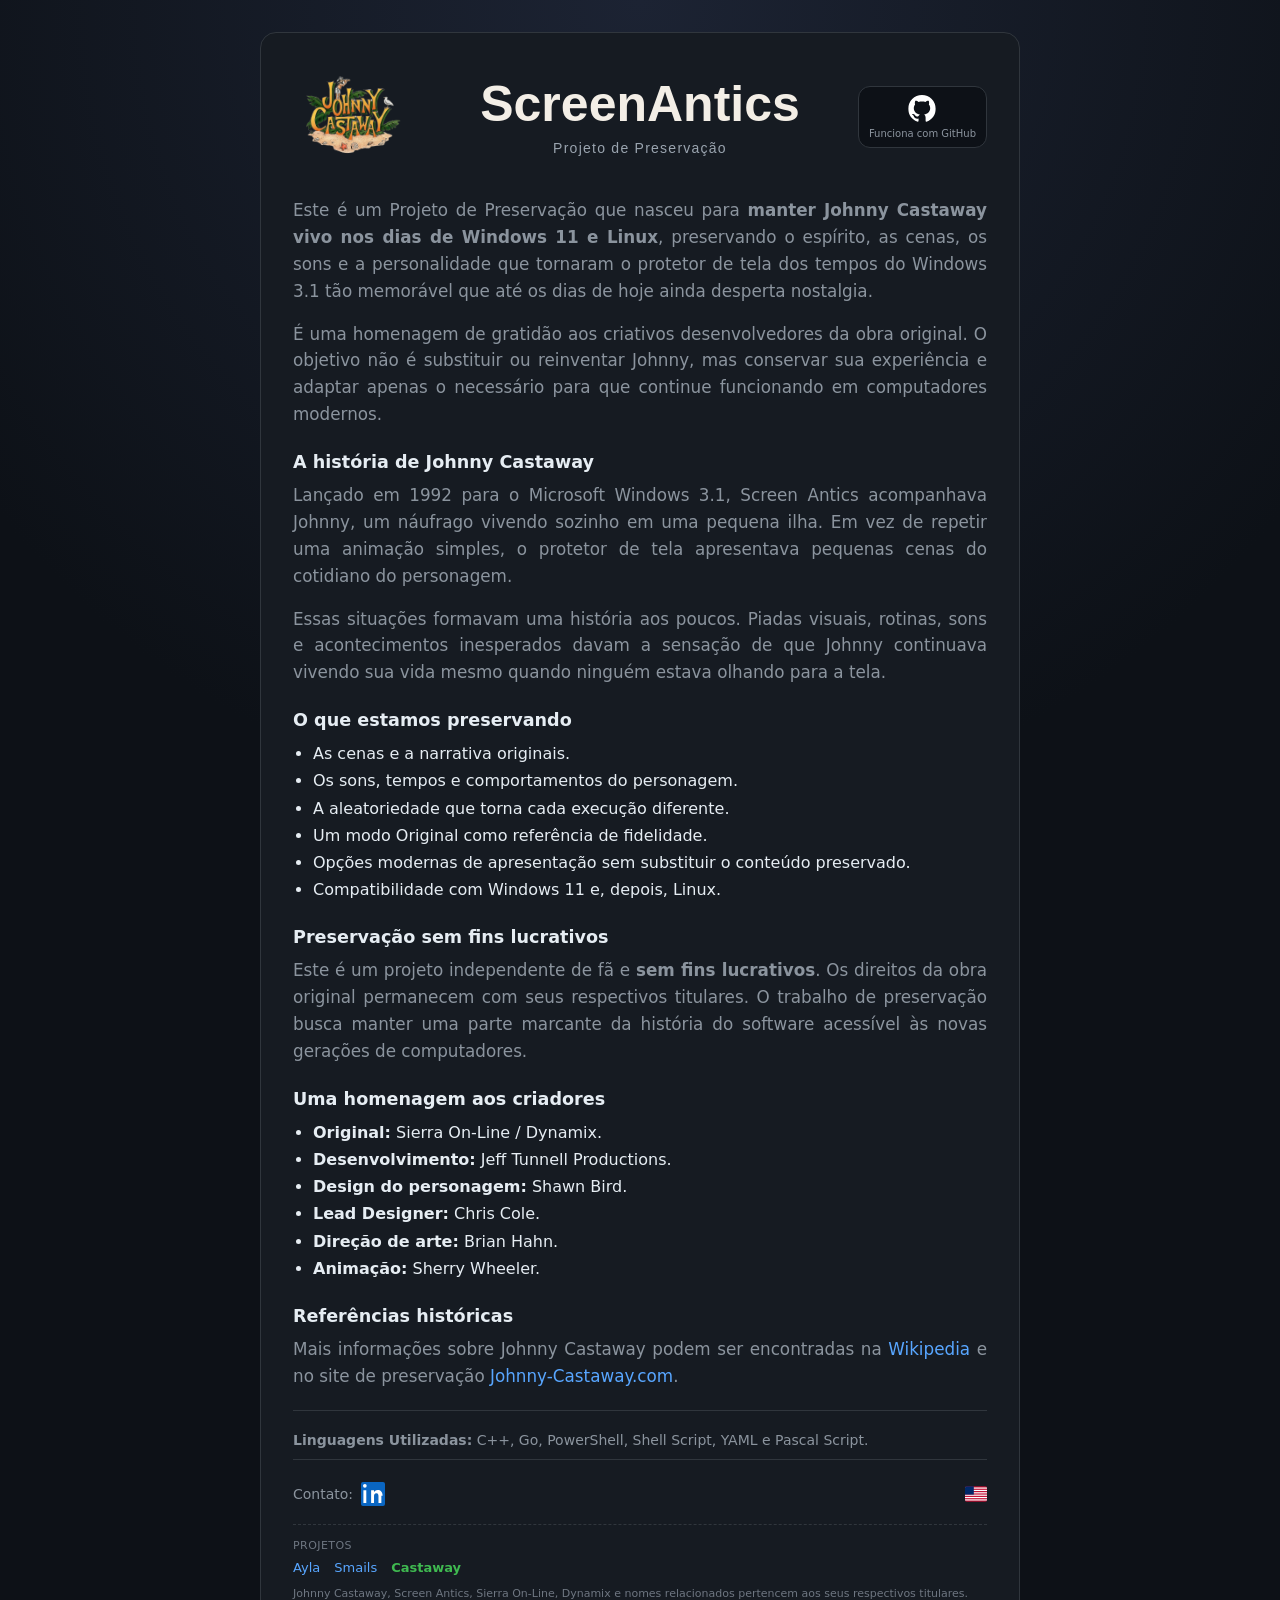
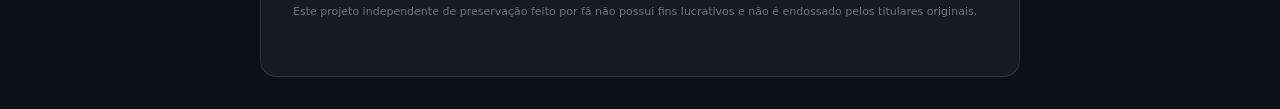
<file: screenantics/pt.html>
<!DOCTYPE html><html lang="pt-BR"><head><meta charset="utf-8"><meta name="viewport" content="width=device-width,initial-scale=1"><meta http-equiv="Cache-Control" content="no-cache, no-store, must-revalidate"><title>ScreenAntics — Johnny Castaway</title><meta name="description" content="Projeto de preservação sem fins lucrativos dedicado a manter Johnny Castaway vivo nos dias de Windows 11 e Linux."><style>:root{color-scheme:dark;--bg:#0d1117;--card:#161b22;--text:#e6edf3;--muted:#8b949e;--line:#30363d}*{box-sizing:border-box}body{margin:0;min-height:100vh;font-family:ui-sans-serif,system-ui,Segoe UI,Helvetica,Arial,sans-serif;background:radial-gradient(circle at top,#1c2333 0%,var(--bg) 45%);color:var(--text);display:flex;align-items:center;justify-content:center;padding:32px 16px}main{position:relative;width:min(760px,100%);background:var(--card);border:1px solid var(--line);border-radius:16px;padding:28px 32px 40px}.hero{position:relative;min-height:112px;display:grid;grid-template-columns:124px minmax(0,1fr) 124px;align-items:center;margin-bottom:24px}.project-logo{display:block;width:116px;height:112px;object-fit:contain;justify-self:start}.project-heading{min-width:0;text-align:center;justify-self:center}.project-heading .project-name{margin:0;color:#f3eee6;font-family:Segoe UI,Arial,sans-serif;font-size:54px;font-weight:700;line-height:1}.project-heading .project-subtitle{margin:12px 0 0;color:#9aa4af;font-family:Segoe UI,Arial,sans-serif;font-size:14px;line-height:1;letter-spacing:1.25px;text-align:center}h2{margin:24px 0 10px;font-size:1.1rem}p{margin:0 0 16px;color:var(--muted);line-height:1.6;font-size:1.05rem;text-align:justify}ul{margin:8px 0 16px;padding-left:20px;color:var(--text);line-height:1.7}a{color:#58a6ff;text-decoration:none}a:hover{text-decoration:underline}.gh-mark{position:static;transform:none;justify-self:end;display:flex;flex-direction:column;align-items:center;gap:6px;padding:8px 10px;border:1px solid var(--line);border-radius:12px;background:#0d1117;color:var(--muted)}.gh-mark img{width:28px;height:27px}.gh-mark span{font-size:10px;white-space:nowrap}.footer-top{display:flex;align-items:center;justify-content:space-between;gap:12px}.contact-block{display:flex;align-items:center;gap:8px;min-height:28px}.contact-linkedin{display:inline-flex;align-items:center;justify-content:center;width:24px;height:24px;line-height:0}.contact-linkedin svg{width:24px;height:24px;display:block}.lang-switch{display:flex;width:22px;height:16px;flex-shrink:0}.lang-switch img{width:22px;height:16px;border-radius:2px}footer{margin-top:8px;padding-top:20px;border-top:1px solid var(--line);color:var(--muted);font-size:14px}.tech-used{margin-top:20px;padding-top:18px;border-top:1px solid var(--line);color:var(--muted);font-size:14px}.tech-used p{margin:0;font-size:14px;text-align:left}.legal{margin-top:10px;font-size:11px;color:#6e7681;text-align:left}@media(max-width:720px){body{padding:16px 10px}main{padding:20px 14px 28px}.hero{grid-template-columns:76px minmax(0,1fr) 94px;gap:6px;min-height:80px;margin-bottom:18px}.project-logo{width:72px;height:72px}.project-heading .project-name{font-size:clamp(25px,8vw,38px)}.project-heading .project-subtitle{margin-top:8px;font-size:10px;letter-spacing:.8px}.gh-mark{padding:6px 7px}.gh-mark img{width:24px;height:23px}.gh-mark span{font-size:8px}}</style><link rel="stylesheet" href="../assets/project-bar.css?v=20260923d"></head><body><main><div class="hero"><img class="project-logo" src="assets/logo.png" alt="Johnny Castaway"><div class="project-heading" aria-label="ScreenAntics — Projeto de Preservação"><div class="project-name" style="font-size:50px">ScreenAntics</div><div class="project-subtitle">Projeto de Preservação</div></div><a class="gh-mark" href="https://github.com/Charlie030183" aria-label="Funciona com GitHub"><img src="../assets/github-invertocat-white.svg" alt="GitHub"><span>Funciona com GitHub</span></a></div><p>Este é um Projeto de Preservação que nasceu para <strong>manter Johnny Castaway vivo nos dias de Windows 11 e Linux</strong>, preservando o espírito, as cenas, os sons e a personalidade que tornaram o protetor de tela dos tempos do Windows 3.1 tão memorável que até os dias de hoje ainda desperta nostalgia.</p>
<p>É uma homenagem de gratidão aos criativos desenvolvedores da obra original. O objetivo não é substituir ou reinventar Johnny, mas conservar sua experiência e adaptar apenas o necessário para que continue funcionando em computadores modernos.</p>

<h2>A história de Johnny Castaway</h2>
<p>Lançado em 1992 para o Microsoft Windows 3.1, Screen Antics acompanhava Johnny, um náufrago vivendo sozinho em uma pequena ilha. Em vez de repetir uma animação simples, o protetor de tela apresentava pequenas cenas do cotidiano do personagem.</p>
<p>Essas situações formavam uma história aos poucos. Piadas visuais, rotinas, sons e acontecimentos inesperados davam a sensação de que Johnny continuava vivendo sua vida mesmo quando ninguém estava olhando para a tela.</p>

<h2>O que estamos preservando</h2>
<ul>
<li>As cenas e a narrativa originais.</li>
<li>Os sons, tempos e comportamentos do personagem.</li>
<li>A aleatoriedade que torna cada execução diferente.</li>
<li>Um modo Original como referência de fidelidade.</li>
<li>Opções modernas de apresentação sem substituir o conteúdo preservado.</li>
<li>Compatibilidade com Windows 11 e, depois, Linux.</li>
</ul>

<h2>Preservação sem fins lucrativos</h2>
<p>Este é um projeto independente de fã e <strong>sem fins lucrativos</strong>. Os direitos da obra original permanecem com seus respectivos titulares. O trabalho de preservação busca manter uma parte marcante da história do software acessível às novas gerações de computadores.</p>

<h2>Uma homenagem aos criadores</h2>
<ul>
<li><strong>Original:</strong> Sierra On-Line / Dynamix.</li>
<li><strong>Desenvolvimento:</strong> Jeff Tunnell Productions.</li>
<li><strong>Design do personagem:</strong> Shawn Bird.</li>
<li><strong>Lead Designer:</strong> Chris Cole.</li>
<li><strong>Direção de arte:</strong> Brian Hahn.</li>
<li><strong>Animação:</strong> Sherry Wheeler.</li>
</ul>

<h2>Referências históricas</h2>
<p>Mais informações sobre Johnny Castaway podem ser encontradas na <a href="https://en.wikipedia.org/wiki/Johnny_Castaway" target="_blank" rel="noopener noreferrer">Wikipedia</a> e no site de preservação <a href="https://johnny-castaway.com/" target="_blank" rel="noopener noreferrer">Johnny-Castaway.com</a>.</p>

<div class="tech-used"><p><strong>Linguagens Utilizadas:</strong> C++, Go, PowerShell, Shell Script, YAML e Pascal Script.</p></div>
<footer><div class="footer-top"><div class="contact-block"><span>Contato:</span><a class="contact-linkedin" href="https://www.linkedin.com/in/83castilhojr" aria-label="Perfil no LinkedIn" title="LinkedIn"><svg viewBox="0 0 24 24" aria-hidden="true"><rect width="24" height="24" rx="2" fill="#0A66C2"/><path fill="#fff" d="M5.3 8.2H2.4V21h2.9V8.2ZM3.85 2A1.85 1.85 0 1 0 3.85 5.7 1.85 1.85 0 0 0 3.85 2ZM21.6 13.7c0-3.86-2.06-5.66-4.81-5.66-2.22 0-3.21 1.22-3.77 2.08V8.2h-2.9V21h2.9v-6.34c0-1.67.32-3.29 2.39-3.29 2.04 0 2.06 1.91 2.06 3.4V21h2.9l.01-7.3Z"/></svg></a></div><a class="lang-switch" href="index.html" title="English"><img src="../assets/flag-us.svg" alt="English"></a></div><div class="project-bar"><span class="label">Projetos</span><nav><a class="project-ayla" href="../ayla/pt.html">Ayla</a><a class="project-smails" href="../smails/pt.html">Smails</a><a class="project-castaway" href="../screenantics/pt.html" aria-current="page">Castaway</a></nav></div><p class="legal">Johnny Castaway, Screen Antics, Sierra On-Line, Dynamix e nomes relacionados pertencem aos seus respectivos titulares. Este projeto independente de preservação feito por fã não possui fins lucrativos e não é endossado pelos titulares originais.</p></footer></main></body></html>
</file>
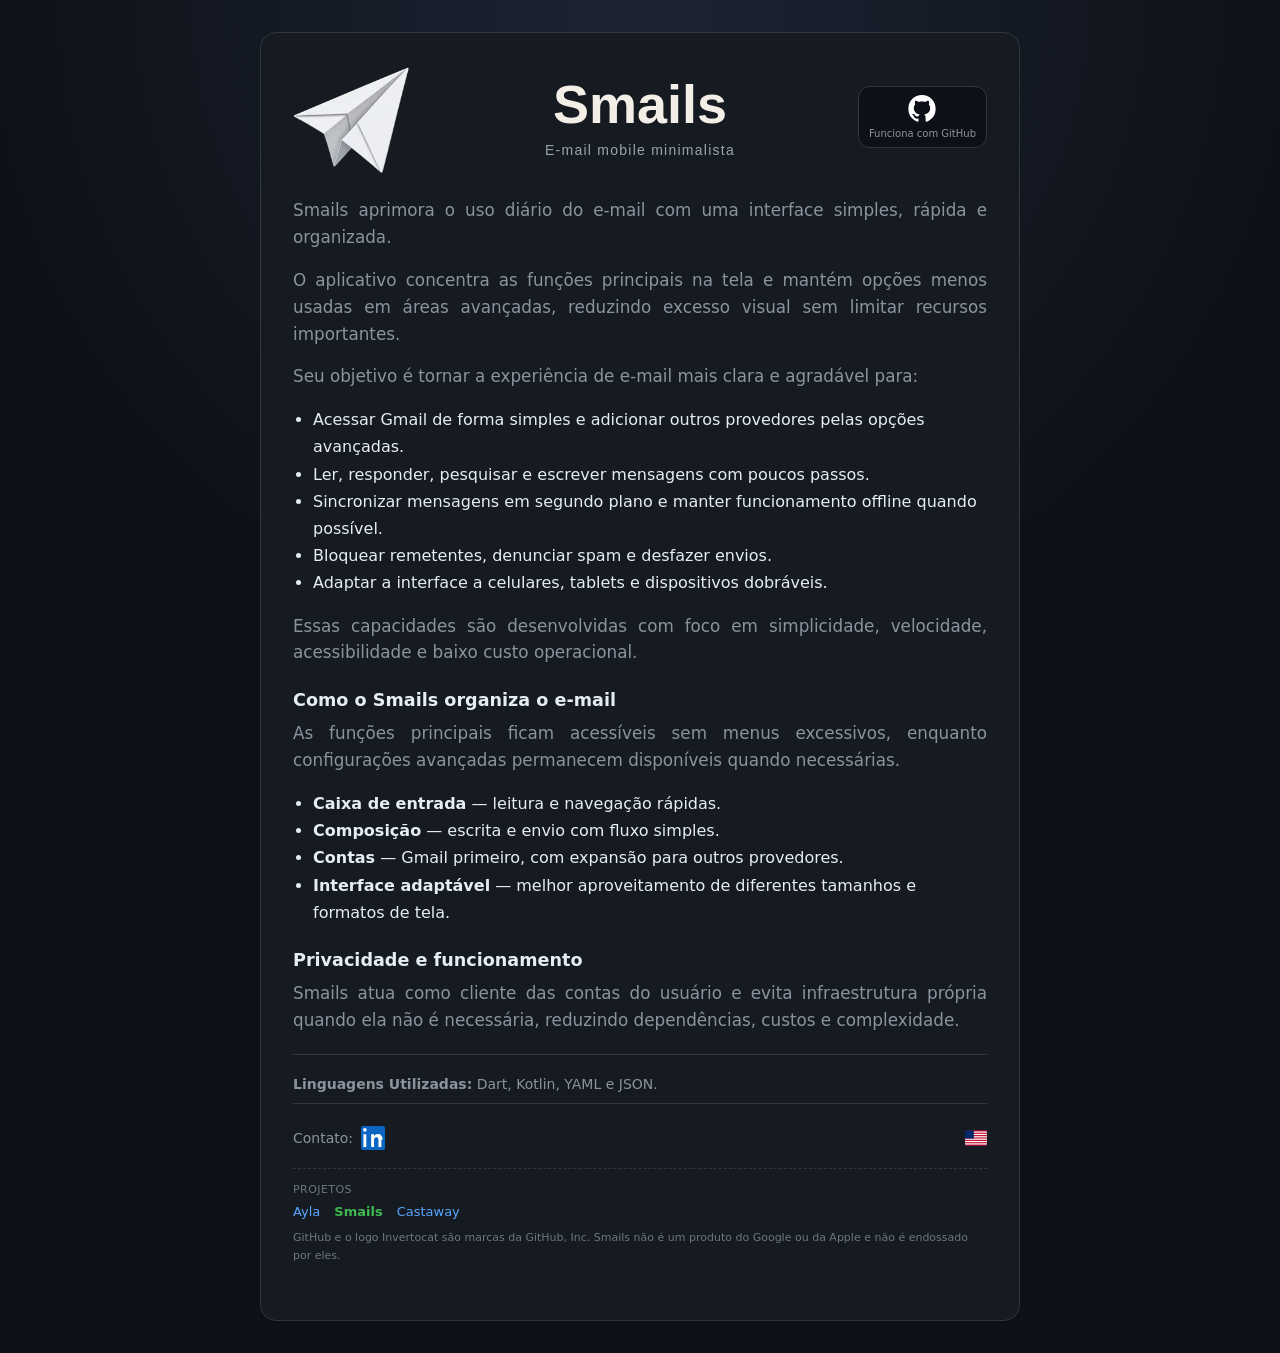
<file: smails/pt.html>
<!DOCTYPE html><html lang="pt-BR"><head><meta charset="utf-8"><meta name="viewport" content="width=device-width,initial-scale=1"><meta http-equiv="Cache-Control" content="no-cache, no-store, must-revalidate"><title>Smails — E-mail minimalista</title><meta name="description" content="Smails é um cliente de e-mail minimalista, rápido e simples para dispositivos móveis."><style>:root{color-scheme:dark;--bg:#0d1117;--card:#161b22;--text:#e6edf3;--muted:#8b949e;--line:#30363d}*{box-sizing:border-box}body{margin:0;min-height:100vh;font-family:ui-sans-serif,system-ui,Segoe UI,Helvetica,Arial,sans-serif;background:radial-gradient(circle at top,#1c2333 0%,var(--bg) 45%);color:var(--text);display:flex;align-items:center;justify-content:center;padding:32px 16px}main{position:relative;width:min(760px,100%);background:var(--card);border:1px solid var(--line);border-radius:16px;padding:28px 32px 40px}.hero{position:relative;min-height:112px;display:grid;grid-template-columns:124px minmax(0,1fr) 124px;align-items:center;margin-bottom:24px}.project-logo{display:block;width:116px;height:112px;object-fit:contain;justify-self:start}.project-heading{min-width:0;text-align:center;justify-self:center}.project-heading .project-name{margin:0;color:#f3eee6;font-family:Segoe UI,Arial,sans-serif;font-size:54px;font-weight:700;line-height:1}.project-heading .project-subtitle{margin:12px 0 0;color:#9aa4af;font-family:Segoe UI,Arial,sans-serif;font-size:14px;line-height:1;letter-spacing:1.25px;text-align:center}h2{margin:24px 0 10px;font-size:1.1rem}p{margin:0 0 16px;color:var(--muted);line-height:1.6;font-size:1.05rem;text-align:justify}ul{margin:8px 0 16px;padding-left:20px;color:var(--text);line-height:1.7}a{color:#58a6ff;text-decoration:none}a:hover{text-decoration:underline}.gh-mark{position:static;transform:none;justify-self:end;display:flex;flex-direction:column;align-items:center;gap:6px;padding:8px 10px;border:1px solid var(--line);border-radius:12px;background:#0d1117;color:var(--muted)}.gh-mark img{width:28px;height:27px}.gh-mark span{font-size:10px;white-space:nowrap}.footer-top{display:flex;align-items:center;justify-content:space-between;gap:12px}.contact-block{display:flex;align-items:center;gap:8px;min-height:28px}.contact-linkedin{display:inline-flex;align-items:center;justify-content:center;width:24px;height:24px;line-height:0}.contact-linkedin svg{width:24px;height:24px;display:block}.lang-switch{display:flex;width:22px;height:16px;flex-shrink:0}.lang-switch img{width:22px;height:16px;border-radius:2px}footer{margin-top:8px;padding-top:20px;border-top:1px solid var(--line);color:var(--muted);font-size:14px}.tech-used{margin-top:20px;padding-top:18px;border-top:1px solid var(--line);color:var(--muted);font-size:14px}.tech-used p{margin:0;font-size:14px;text-align:left}.legal{margin-top:10px;font-size:11px;color:#6e7681;text-align:left}@media(max-width:720px){body{padding:16px 10px}main{padding:20px 14px 28px}.hero{grid-template-columns:76px minmax(0,1fr) 94px;gap:6px;min-height:80px;margin-bottom:18px}.project-logo{width:72px;height:72px}.project-heading .project-name{font-size:clamp(25px,8vw,38px)}.project-heading .project-subtitle{margin-top:8px;font-size:10px;letter-spacing:.8px}.gh-mark{padding:6px 7px}.gh-mark img{width:24px;height:23px}.gh-mark span{font-size:8px}}</style><link rel="stylesheet" href="../assets/project-bar.css?v=20260923d"></head><body><main><div class="hero"><img class="project-logo" src="logo.webp" alt="Smails"><div class="project-heading" aria-label="Smails — E-mail mobile minimalista"><div class="project-name">Smails</div><div class="project-subtitle">E-mail mobile minimalista</div></div><a class="gh-mark" href="https://github.com/Charlie030183" aria-label="Funciona com GitHub"><img src="../assets/github-invertocat-white.svg" alt="GitHub"><span>Funciona com GitHub</span></a></div><p>Smails aprimora o uso diário do e-mail com uma interface simples, rápida e organizada.</p><p>O aplicativo concentra as funções principais na tela e mantém opções menos usadas em áreas avançadas, reduzindo excesso visual sem limitar recursos importantes.</p><p>Seu objetivo é tornar a experiência de e-mail mais clara e agradável para:</p><ul><li>Acessar Gmail de forma simples e adicionar outros provedores pelas opções avançadas.</li><li>Ler, responder, pesquisar e escrever mensagens com poucos passos.</li><li>Sincronizar mensagens em segundo plano e manter funcionamento offline quando possível.</li><li>Bloquear remetentes, denunciar spam e desfazer envios.</li><li>Adaptar a interface a celulares, tablets e dispositivos dobráveis.</li></ul><p>Essas capacidades são desenvolvidas com foco em simplicidade, velocidade, acessibilidade e baixo custo operacional.</p><h2>Como o Smails organiza o e-mail</h2><p>As funções principais ficam acessíveis sem menus excessivos, enquanto configurações avançadas permanecem disponíveis quando necessárias.</p><ul><li><strong>Caixa de entrada</strong> — leitura e navegação rápidas.</li><li><strong>Composição</strong> — escrita e envio com fluxo simples.</li><li><strong>Contas</strong> — Gmail primeiro, com expansão para outros provedores.</li><li><strong>Interface adaptável</strong> — melhor aproveitamento de diferentes tamanhos e formatos de tela.</li></ul><h2>Privacidade e funcionamento</h2><p>Smails atua como cliente das contas do usuário e evita infraestrutura própria quando ela não é necessária, reduzindo dependências, custos e complexidade.</p><div class="tech-used"><p><strong>Linguagens Utilizadas:</strong> Dart, Kotlin, YAML e JSON.</p></div><footer><div class="footer-top"><div class="contact-block"><span>Contato:</span><a class="contact-linkedin" href="https://www.linkedin.com/in/83castilhojr" aria-label="Perfil no LinkedIn" title="LinkedIn"><svg viewBox="0 0 24 24" aria-hidden="true"><rect width="24" height="24" rx="2" fill="#0A66C2"/><path fill="#fff" d="M5.3 8.2H2.4V21h2.9V8.2ZM3.85 2A1.85 1.85 0 1 0 3.85 5.7 1.85 1.85 0 0 0 3.85 2ZM21.6 13.7c0-3.86-2.06-5.66-4.81-5.66-2.22 0-3.21 1.22-3.77 2.08V8.2h-2.9V21h2.9v-6.34c0-1.67.32-3.29 2.39-3.29 2.04 0 2.06 1.91 2.06 3.4V21h2.9l.01-7.3Z"/></svg></a></div><a class="lang-switch" href="index.html?v=48b79cd6"><img src="../assets/flag-us.svg" alt="English"></a></div><div class="project-bar"><span class="label">Projetos</span><nav><a class="project-ayla" href="../ayla/pt.html">Ayla</a><a class="project-smails" href="../smails/pt.html" aria-current="page">Smails</a><a class="project-castaway" href="../screenantics/pt.html">Castaway</a></nav></div><p class="legal">GitHub e o logo Invertocat são marcas da GitHub, Inc. Smails não é um produto do Google ou da Apple e não é endossado por eles.</p></footer></main></body></html>
</file>
<file: ayla/assets/project-bar.css>
.project-bar {
  margin-top: 16px;
  padding-top: 14px;
  border-top: 1px dashed var(--line, #30363d);
  font-size: 13px;
  color: var(--muted, #8b949e);
}
.project-bar .label {
  display: block;
  margin-bottom: 8px;
  font-size: 11px;
  letter-spacing: .04em;
  text-transform: uppercase;
  color: #6e7681;
}
.project-bar nav {
  display: flex;
  flex-wrap: wrap;
  gap: 8px 14px;
  align-items: center;
}
.project-bar a,
.project-bar .project-ayla,
.project-bar .project-smails,
.project-bar .project-castaway {
  color: #58a6ff !important;
  text-decoration: none;
}
.project-bar a:hover {
  text-decoration: underline;
}
.project-bar a[aria-current="page"] {
  color: #3fb950 !important;
  font-weight: 600;
  pointer-events: none;
}
.project-bar .empty {
  color: #6e7681;
  font-style: italic;
}
</file>
<file: assets/project-bar.css>
.project-bar {
  margin-top: 16px;
  padding-top: 14px;
  border-top: 1px dashed var(--line, #30363d);
  font-size: 13px;
  color: var(--muted, #8b949e);
}
.project-bar .label {
  display: block;
  margin-bottom: 8px;
  font-size: 11px;
  letter-spacing: .04em;
  text-transform: uppercase;
  color: #6e7681;
}
.project-bar nav {
  display: flex;
  flex-wrap: wrap;
  gap: 8px 14px;
  align-items: center;
}
.project-bar a,
.project-bar .project-ayla,
.project-bar .project-smails,
.project-bar .project-castaway {
  color: #58a6ff !important;
  text-decoration: none;
}
.project-bar a:hover {
  text-decoration: underline;
}
.project-bar a[aria-current="page"] {
  color: #3fb950 !important;
  font-weight: 600;
  pointer-events: none;
}
.project-bar .empty {
  color: #6e7681;
  font-style: italic;
}
</file>
